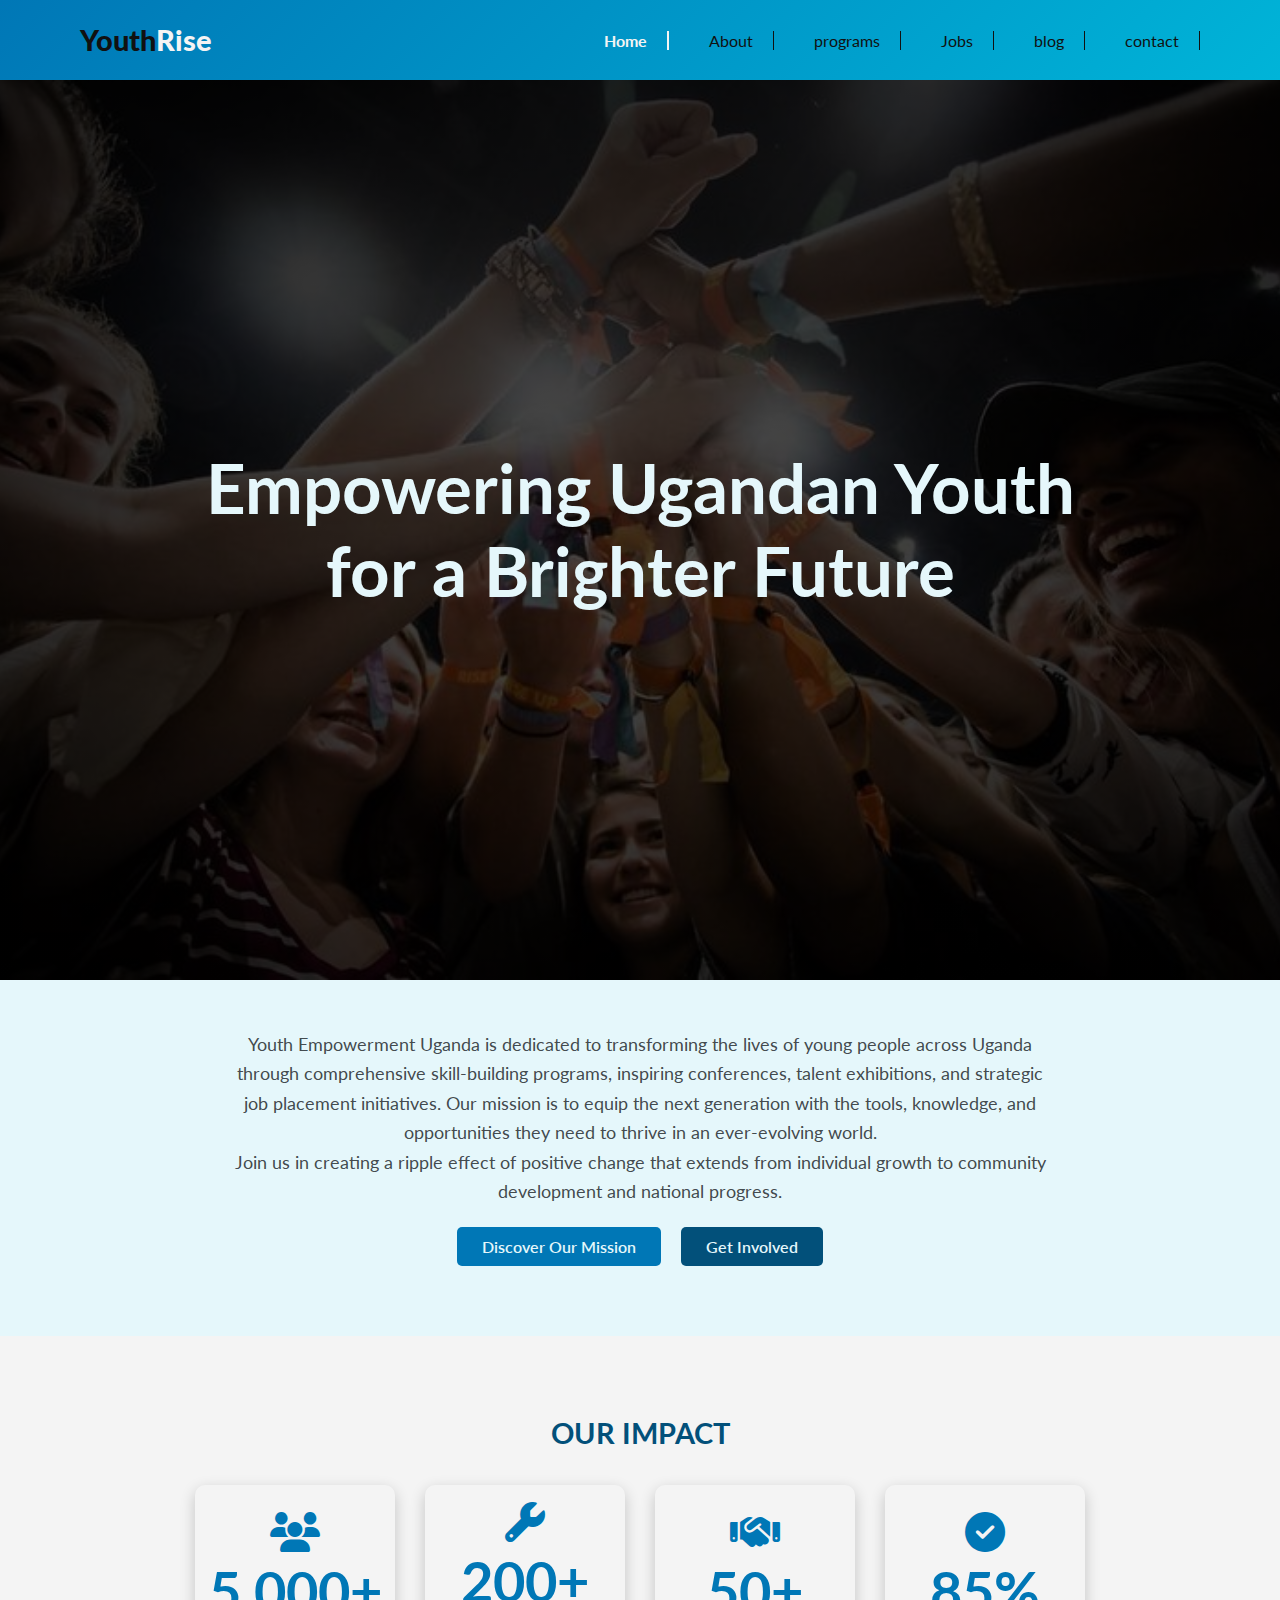
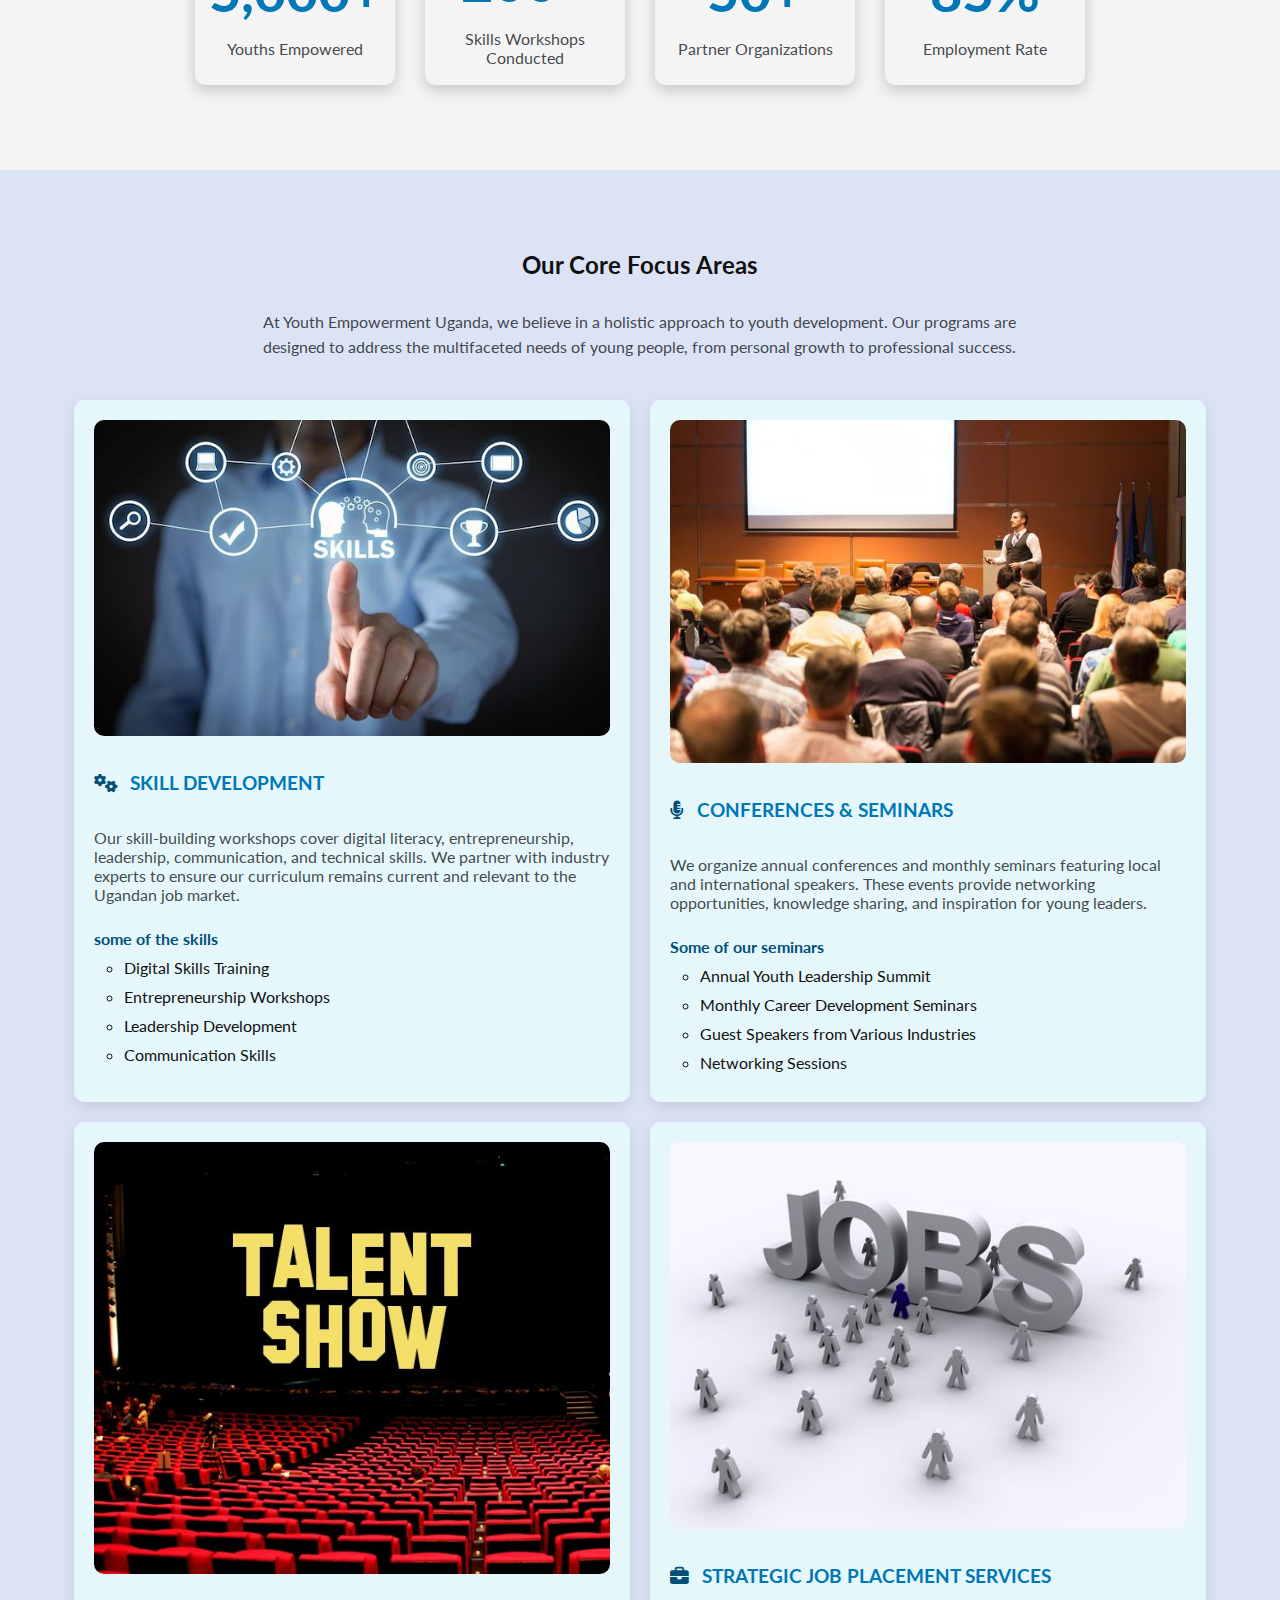
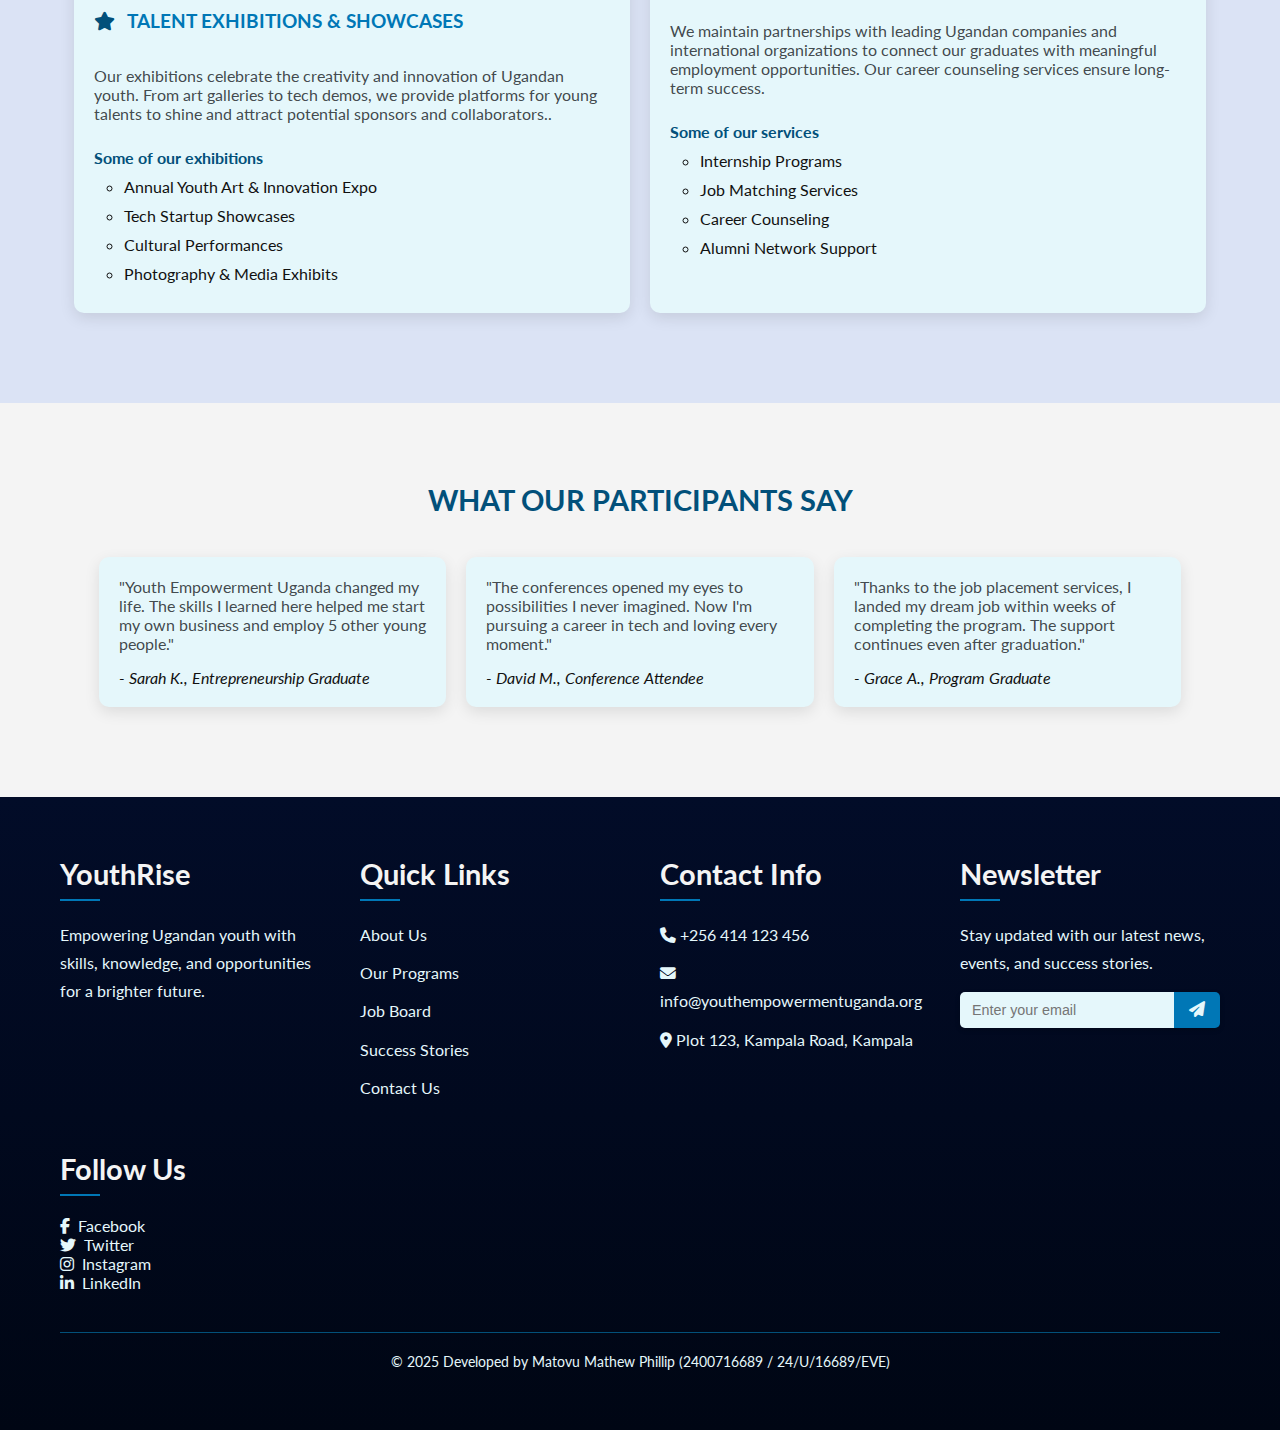
<file: index.html>
<!DOCTYPE html>
<html lang="en">
<head>
    <meta charset="UTF-8">
    <meta name="viewport" content="width=device-width, initial-scale=1.0">
    <link rel="preconnect" href="https://fonts.googleapis.com">
    <link rel="preconnect" href="https://fonts.gstatic.com" crossorigin>
    <link href="https://fonts.googleapis.com/css2?family=Lato:ital,wght@0,100;0,300;0,400;0,700;0,900;1,100;1,300;1,400;1,700;1,900&display=swap" rel="stylesheet">
    <link rel="stylesheet" href="https://cdnjs.cloudflare.com/ajax/libs/font-awesome/6.5.2/css/all.min.css" />
    <link rel="stylesheet" href="style.css">
    <title>Youth Arise - Home</title>
</head>
<body>
    <header>
        <div class="header-container">
            <div class="logo">
                <h1>Youth<span class="span">Rise</span></h1>
            </div>
            <nav>
                <div class="nav-toggle">
                    <div class="bar top"></div>
                    <div class="bar middle"></div>
                    <div class="bar bottom"></div>
                </div>
                <ul class="nav-menu">
                    <li><a href="index.html" class="active">Home</a></li>
                    <li><a href="about.html">About</a></li>
                    <li><a href="programs.html">programs</a></li>
                    <li><a href="jobs.html">Jobs</a></li>
                    <li><a href="blogg.html">blog</a></li>
                    <li><a href="contact.html">contact</a></li>
                </ul>
            </nav>
        </div>
    </header>
    <main>
        <section class="hero">
            <div class="hero-content">
                <h1 class="hero-heading">Empowering Ugandan Youth for a Brighter Future</h1>
            </div>
        </section>
        <section class="hero-bottom">
                <p>Youth Empowerment Uganda is dedicated to transforming the lives of young people across Uganda through comprehensive skill-building programs, inspiring conferences, talent exhibitions, and strategic job placement initiatives. Our mission is to equip the next generation with the tools, knowledge, and opportunities they need to thrive in an ever-evolving world.</p>
                <p>Join us in creating a ripple effect of positive change that extends from individual growth to community development and national progress.</p>
              <div class="buttons">
                  <a href="about.html" class="btn discover">Discover Our Mission</a>
                <a href="contact.html" class="btn involved">Get Involved</a>
              </div>
        </section>
        <section class="impact-evaluation">
            <div class="impact-evaluation-container">   
                <h2>Our Impact</h2>
                <div class="stats">
                <div class="stat">
                    <h3><i class="fas fa-users"></i> 5,000+</h3>
                    <p>Youths Empowered</p>
                </div>
                <div class="stat">
                    <h3><i class="fas fa-wrench"></i> 200+</h3>
                    <p>Skills Workshops Conducted</p>
                </div>
                <div class="stat">
                    <h3><i class="fas fa-handshake"></i> 50+</h3>
                    <p>Partner Organizations</p>
                </div>
                <div class="stat">
                    <h3><i class="fas fa-check-circle"></i> 85%</h3>
                    <p>Employment Rate</p>
                </div>
            </div>
            </div>
        </section>
        <section class="features">
            <div class="features-container">
                <h2>Our Core Focus Areas</h2>
                <p class="p">At Youth Empowerment Uganda, we believe in a holistic approach to youth development. Our programs are designed to address the multifaceted needs of young people, from personal growth to professional success.</p>
                <div class="feature-grid">
                    <div class="feature">
                        <div class="feature-img">
                            <img src="images/skills.jpg" alt="">
                        </div> 
                        <h3><i class="fas fa-cogs"></i> Skill Development</h3>
                          <p>Our skill-building workshops cover digital literacy, entrepreneurship, leadership, communication, and technical skills. We partner with industry experts to ensure our curriculum remains current and relevant to the Ugandan job market.</p>
                           <ul>
                            <h4>some of the skills</h4>
                            <li>Digital Skills Training</li>
                            <li>Entrepreneurship Workshops</li>
                            <li>Leadership Development</li>
                            <li>Communication Skills</li>
                        </ul>
                    </div>
                     <div class="feature">
                        <div class="feature-img">
                            <img src="images/conference.jpg" alt="Conference">
                        </div> 
                        <h3><i class="fas fa-microphone-alt"></i> Conferences & Seminars</h3>
                          <p>We organize annual conferences and monthly seminars featuring local and international speakers. These events provide networking opportunities, knowledge sharing, and inspiration for young leaders.</p>
                        <ul>
                            <h4>Some of our seminars</h4>
                            <li>Annual Youth Leadership Summit</li>
                            <li>Monthly Career Development Seminars</li>
                            <li>Guest Speakers from Various Industries</li>
                            <li>Networking Sessions</li>
                        </ul>
                    </div>
                     <div class="feature">
                        <div class="feature-img">
                            <img src="images/talents.jpg" alt="talents">
                        </div> 
                        <h3><i class="fas fa-star"></i> Talent Exhibitions & Showcases</h3>
                          <p>Our exhibitions celebrate the creativity and innovation of Ugandan youth. From art galleries to tech demos, we provide platforms for young talents to shine and attract potential sponsors and collaborators..</p>
                        <ul>
                            <h4>Some of our exhibitions</h4>
                            <li>Annual Youth Art & Innovation Expo</li>
                            <li>Tech Startup Showcases</li>
                            <li>Cultural Performances</li>
                            <li>Photography & Media Exhibits</li>
                        </ul>
                    </div>
                     <div class="feature">
                        <div class="feature-img">
                            <img src="images/job.jpg" alt="job">
                        </div> 
                        <h3><i class="fas fa-briefcase"></i> Strategic Job Placement Services</h3>
                          <p>We maintain partnerships with leading Ugandan companies and international organizations to connect our graduates with meaningful employment opportunities. Our career counseling services ensure long-term success.</p>
                        <ul>
                            <h4>Some of our services</h4>
                            <li>Internship Programs</li>
                            <li>Job Matching Services</li>
                            <li>Career Counseling</li>
                            <li>Alumni Network Support</li>
                        </ul>
                    </div>
                </div>
            </div>
        </section>
         <section class="testimonials">
            <h2>What Our Participants Say</h2>
            <div class="testimonial-grid">
                <div class="testimonial">
                    <p>"Youth Empowerment Uganda changed my life. The skills I learned here helped me start my own business and employ 5 other young people."</p>
                    <cite>- Sarah K., Entrepreneurship Graduate</cite>
                </div>
                <div class="testimonial">
                    <p>"The conferences opened my eyes to possibilities I never imagined. Now I'm pursuing a career in tech and loving every moment."</p>
                    <cite>- David M., Conference Attendee</cite>
                </div>
                <div class="testimonial">
                    <p>"Thanks to the job placement services, I landed my dream job within weeks of completing the program. The support continues even after graduation."</p>
                    <cite>- Grace A., Program Graduate</cite>
                </div>
            </div>
        </section>
    </main>
    <footer>
        <div class="footer-container">
            <div class="footer-top">
                <div class="footer-column">
                    <h4>Youth<span class="span">Rise</span></h4>
                    <p>Empowering Ugandan youth with skills, knowledge, and opportunities for a brighter future.</p>
                </div>
                <div class="footer-column">
                    <h4>Quick Links</h4>
                    <ul>
                        <li><a href="about.html">About Us</a></li>
                        <li><a href="programs.html">Our Programs</a></li>
                        <li><a href="jobs.html">Job Board</a></li>
                        <li><a href="blogg.html">Success Stories</a></li>
                        <li><a href="contact.html">Contact Us</a></li>
                    </ul>
                </div>
                <div class="footer-column">
                    <h4>Contact Info</h4>
                    <ul>
                        <li><i class="fas fa-phone"></i> +256 414 123 456</li>
                        <li><i class="fas fa-envelope"></i> info@youthempowermentuganda.org</li>
                        <li><i class="fas fa-map-marker-alt"></i> Plot 123, Kampala Road, Kampala</li>
                    </ul>
                </div>
                <div class="footer-column">
                    <h4>Newsletter</h4>
                    <p>Stay updated with our latest news, events, and success stories.</p>
                    <form class="footer-newsletter">
                        <input type="email" placeholder="Enter your email" required>
                        <button type="submit" aria-label="Subscribe"><i class="fas fa-paper-plane"></i></button>
                    </form>
                </div>
                <div class="footer-column">
                    <h4>Follow Us</h4>
                    <div class="social-media">
                        <a href="#" aria-label="Facebook"><i class="fab fa-facebook-f"></i> Facebook</a>
                        <a href="#" aria-label="Twitter"><i class="fab fa-twitter"></i> Twitter</a>
                        <a href="#" aria-label="Instagram"><i class="fab fa-instagram"></i> Instagram</a>
                        <a href="#" aria-label="LinkedIn"><i class="fab fa-linkedin-in"></i> LinkedIn</a>
                    </div>
                </div>
            </div>
            <div class="footer-bottom">
                <p>&copy; 2025 Developed by Matovu Mathew Phillip (2400716689 / 24/U/16689/EVE)</p>
            </div>
        </div>
    </footer>
     <script src="script.js"></script>
</body>
</html>
</file>
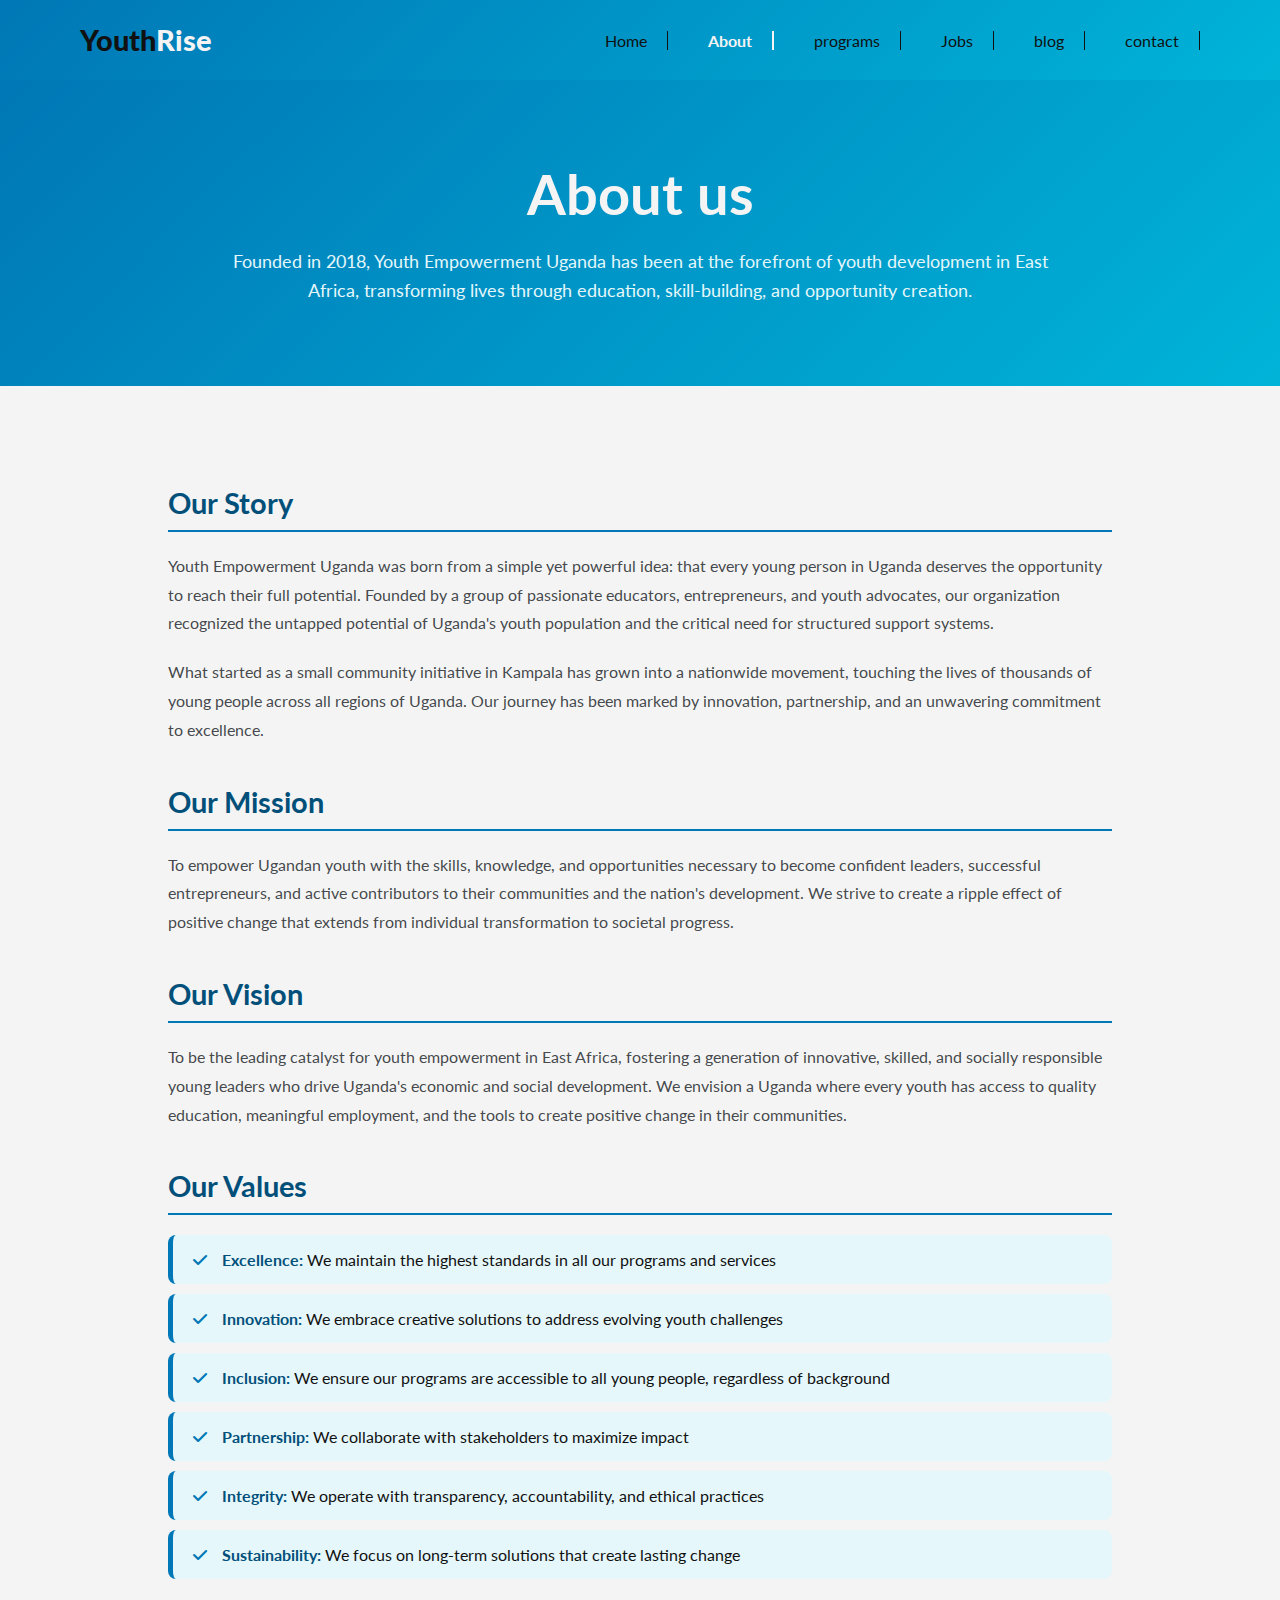
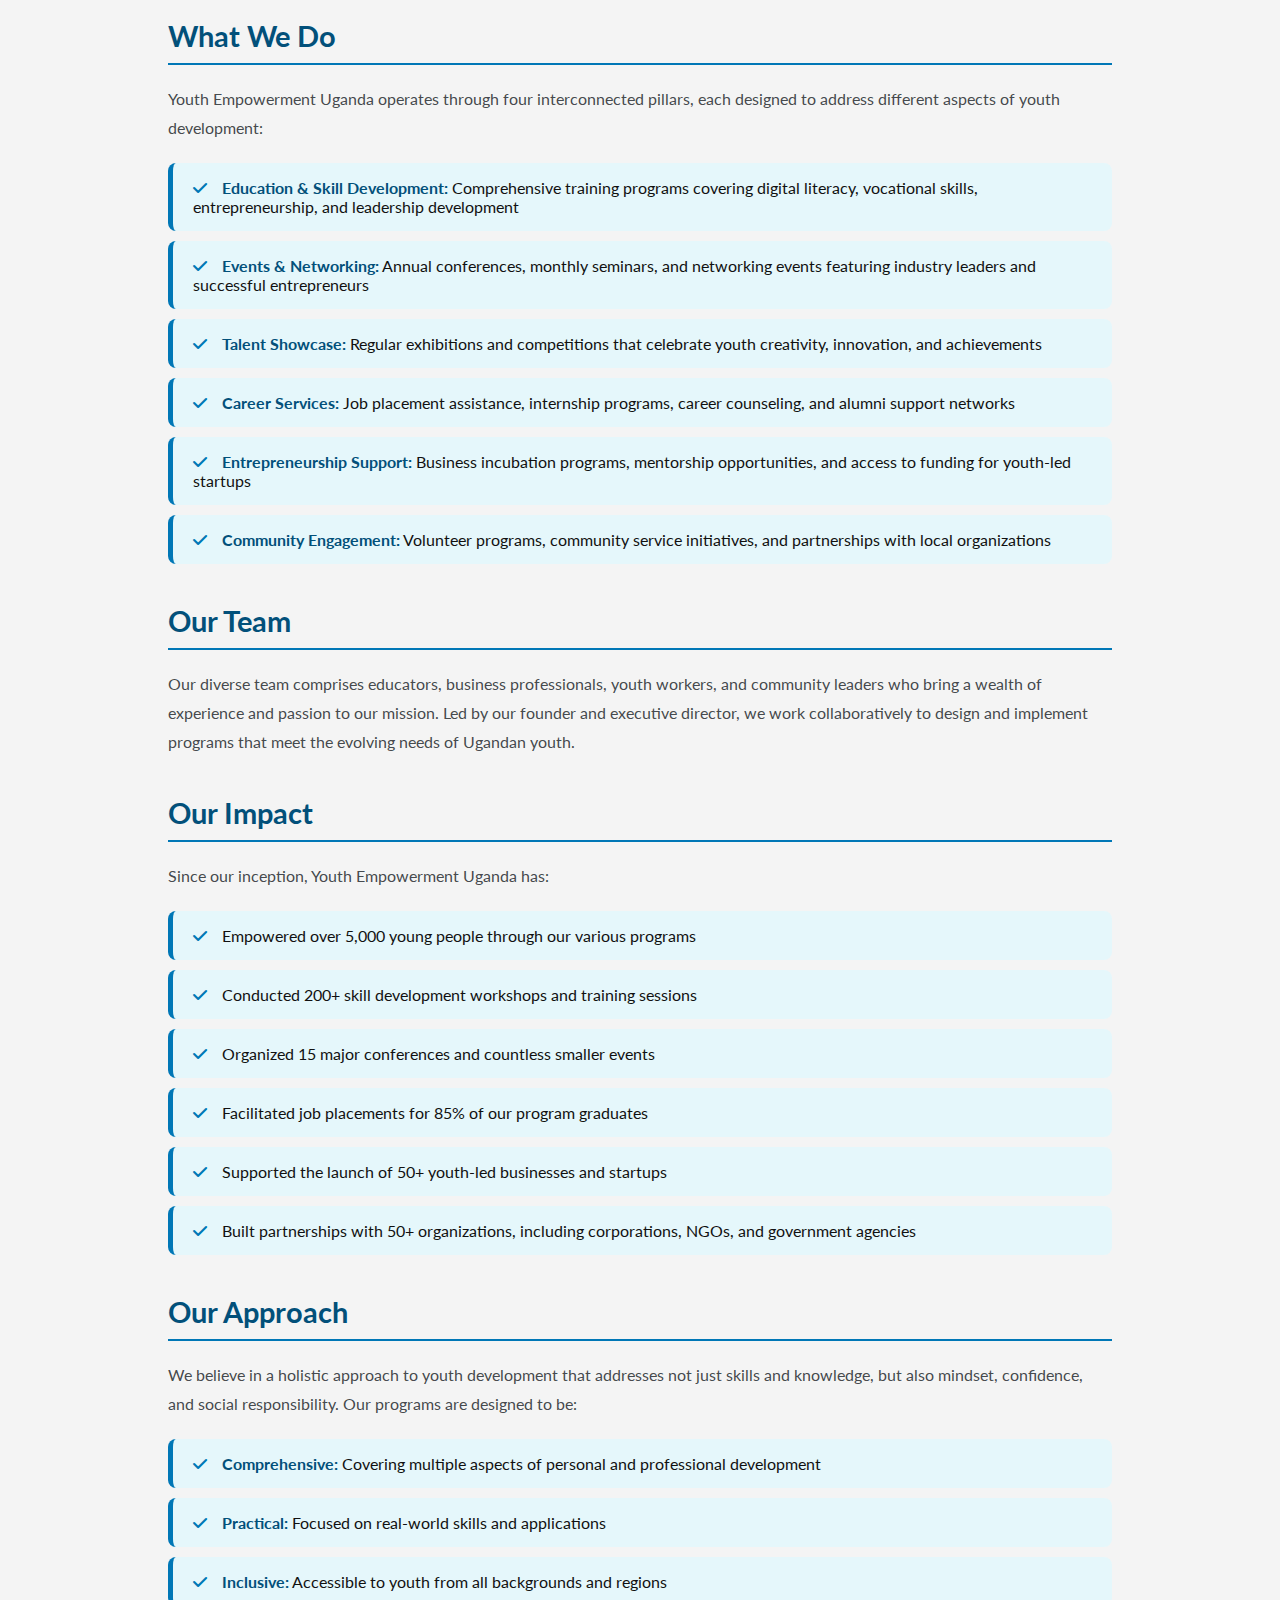
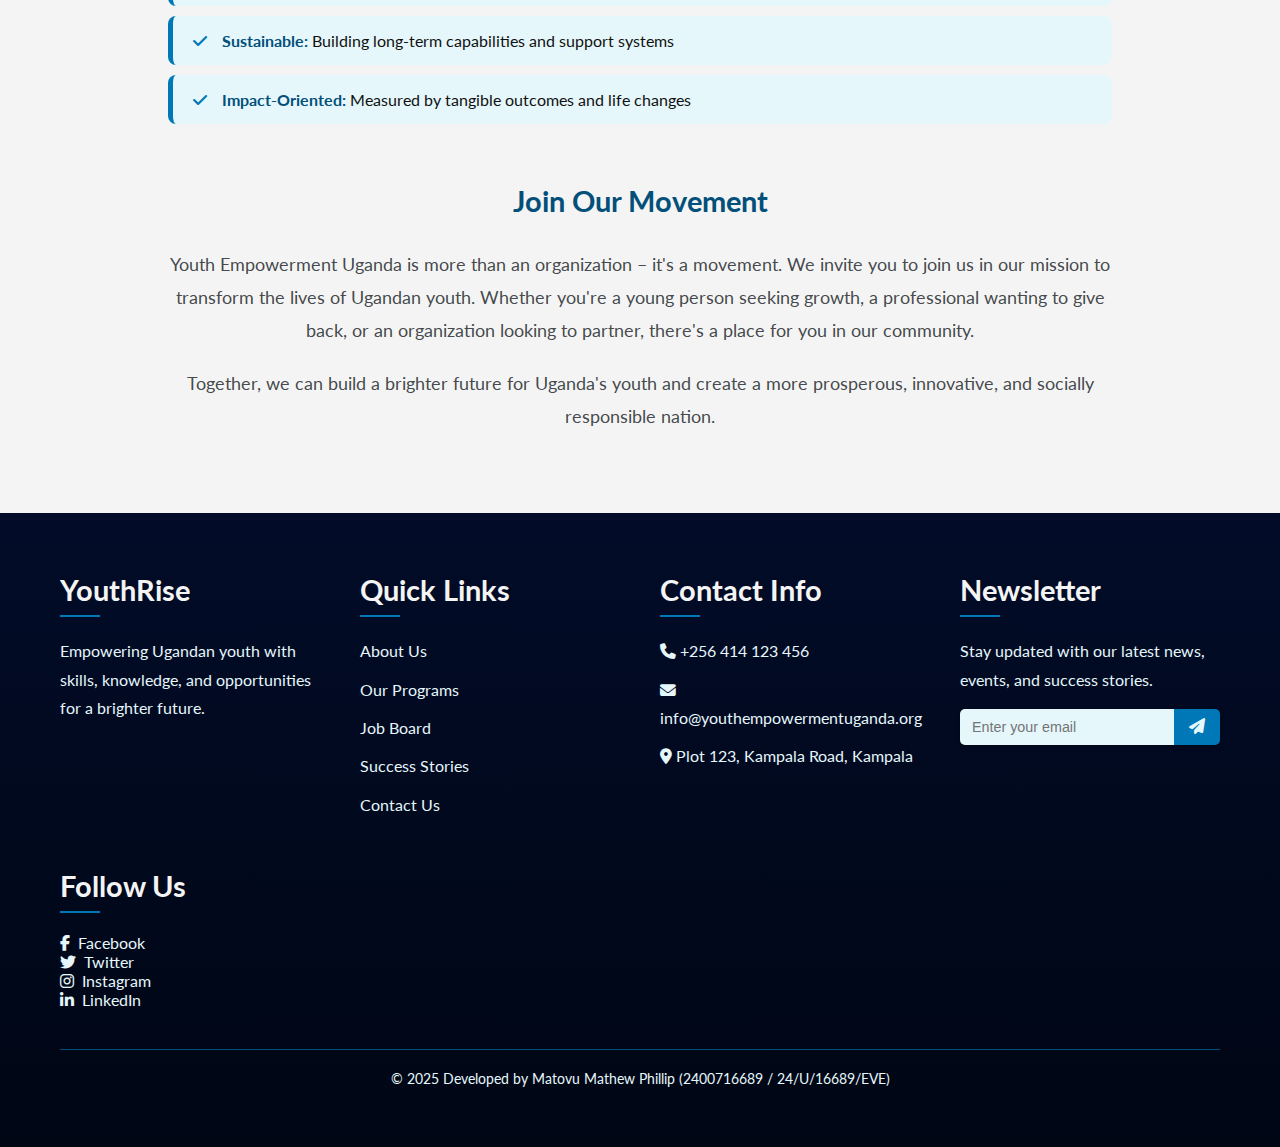
<file: about.html>
<!DOCTYPE html>
<html lang="en">
<head>
    <meta charset="UTF-8">
    <meta name="viewport" content="width=device-width, initial-scale=1.0">
    <title>Youth Arise - About</title>
    <link rel="preconnect" href="https://fonts.googleapis.com">
    <link rel="preconnect" href="https://fonts.gstatic.com" crossorigin>
    <link href="https://fonts.googleapis.com/css2?family=Lato:ital,wght@0,100;0,300;0,400;0,700;0,900;1,100;1,300;1,400;1,700;1,900&display=swap" rel="stylesheet">
    <link rel="stylesheet" href="https://cdnjs.cloudflare.com/ajax/libs/font-awesome/6.5.2/css/all.min.css" />
    <script src="script.js"></script>
    <link rel="stylesheet" href="style.css">
</head>
<body>
     <header>
        <div class="header-container">
            <div class="logo">
                <h1>Youth<span class="span">Rise</span></h1>
            </div>
            <nav>
                <div class="nav-toggle">
                    <div class="bar top"></div>
                    <div class="bar middle"></div>
                    <div class="bar bottom"></div>
                </div>
                <ul class="nav-menu">
                    <li><a href="index.html">Home</a></li>
                    <li><a href="about.html" class="active">About</a></li>
                    <li><a href="programs.html">programs</a></li>
                    <li><a href="jobs.html">Jobs</a></li>
                    <li><a href="blogg.html">blog</a></li>
                    <li><a href="contact.html">contact</a></li>
                </ul>
            </nav>
        </div>
    </header>
    <main>
        <section class="about-hero">
            <h2>About us</h2>
             <p>Founded in 2018, Youth Empowerment Uganda has been at the forefront of youth development in East Africa, transforming lives through education, skill-building, and opportunity creation.</p>
        </section>
          <section class="about-content">
            <h3>Our Story</h3>
            <p>Youth Empowerment Uganda was born from a simple yet powerful idea: that every young person in Uganda deserves the opportunity to reach their full potential. Founded by a group of passionate educators, entrepreneurs, and youth advocates, our organization recognized the untapped potential of Uganda's youth population and the critical need for structured support systems.</p>
            <p>What started as a small community initiative in Kampala has grown into a nationwide movement, touching the lives of thousands of young people across all regions of Uganda. Our journey has been marked by innovation, partnership, and an unwavering commitment to excellence.</p>

            <h3>Our Mission</h3>
            <p>To empower Ugandan youth with the skills, knowledge, and opportunities necessary to become confident leaders, successful entrepreneurs, and active contributors to their communities and the nation's development. We strive to create a ripple effect of positive change that extends from individual transformation to societal progress.</p>

            <h3>Our Vision</h3>
            <p>To be the leading catalyst for youth empowerment in East Africa, fostering a generation of innovative, skilled, and socially responsible young leaders who drive Uganda's economic and social development. We envision a Uganda where every youth has access to quality education, meaningful employment, and the tools to create positive change in their communities.</p>

            <h3>Our Values</h3>
            <ul>
                <li><strong>Excellence:</strong> We maintain the highest standards in all our programs and services</li>
                <li><strong>Innovation:</strong> We embrace creative solutions to address evolving youth challenges</li>
                <li><strong>Inclusion:</strong> We ensure our programs are accessible to all young people, regardless of background</li>
                <li><strong>Partnership:</strong> We collaborate with stakeholders to maximize impact</li>
                <li><strong>Integrity:</strong> We operate with transparency, accountability, and ethical practices</li>
                <li><strong>Sustainability:</strong> We focus on long-term solutions that create lasting change</li>
            </ul>

            <h3>What We Do</h3>
            <p>Youth Empowerment Uganda operates through four interconnected pillars, each designed to address different aspects of youth development:</p>
            <ul>
                <li><strong>Education & Skill Development:</strong> Comprehensive training programs covering digital literacy, vocational skills, entrepreneurship, and leadership development</li>
                <li><strong>Events & Networking:</strong> Annual conferences, monthly seminars, and networking events featuring industry leaders and successful entrepreneurs</li>
                <li><strong>Talent Showcase:</strong> Regular exhibitions and competitions that celebrate youth creativity, innovation, and achievements</li>
                <li><strong>Career Services:</strong> Job placement assistance, internship programs, career counseling, and alumni support networks</li>
                <li><strong>Entrepreneurship Support:</strong> Business incubation programs, mentorship opportunities, and access to funding for youth-led startups</li>
                <li><strong>Community Engagement:</strong> Volunteer programs, community service initiatives, and partnerships with local organizations</li>
            </ul>

            <h3>Our Team</h3>
            <p>Our diverse team comprises educators, business professionals, youth workers, and community leaders who bring a wealth of experience and passion to our mission. Led by our founder and executive director, we work collaboratively to design and implement programs that meet the evolving needs of Ugandan youth.</p>

            <h3>Our Impact</h3>
            <p>Since our inception, Youth Empowerment Uganda has:</p>
            <ul>
                <li>Empowered over 5,000 young people through our various programs</li>
                <li>Conducted 200+ skill development workshops and training sessions</li>
                <li>Organized 15 major conferences and countless smaller events</li>
                <li>Facilitated job placements for 85% of our program graduates</li>
                <li>Supported the launch of 50+ youth-led businesses and startups</li>
                <li>Built partnerships with 50+ organizations, including corporations, NGOs, and government agencies</li>
            </ul>

            <h3>Our Approach</h3>
            <p>We believe in a holistic approach to youth development that addresses not just skills and knowledge, but also mindset, confidence, and social responsibility. Our programs are designed to be:</p>
            <ul>
                <li><strong>Comprehensive:</strong> Covering multiple aspects of personal and professional development</li>
                <li><strong>Practical:</strong> Focused on real-world skills and applications</li>
                <li><strong>Inclusive:</strong> Accessible to youth from all backgrounds and regions</li>
                <li><strong>Sustainable:</strong> Building long-term capabilities and support systems</li>
                <li><strong>Impact-Oriented:</strong> Measured by tangible outcomes and life changes</li>
            </ul>

            <h3>Join Our Movement</h3>
            <p>Youth Empowerment Uganda is more than an organization – it's a movement. We invite you to join us in our mission to transform the lives of Ugandan youth. Whether you're a young person seeking growth, a professional wanting to give back, or an organization looking to partner, there's a place for you in our community.</p>
            <p>Together, we can build a brighter future for Uganda's youth and create a more prosperous, innovative, and socially responsible nation.</p>
        </section>
    </main>
    <footer>
        <div class="footer-container">
            <div class="footer-top">
                <div class="footer-column">
                    <h4>Youth<span class="span">Rise</span></h4>
                    <p>Empowering Ugandan youth with skills, knowledge, and opportunities for a brighter future.</p>
                </div>
                <div class="footer-column">
                    <h4>Quick Links</h4>
                    <ul>
                        <li><a href="about.html">About Us</a></li>
                        <li><a href="programs.html">Our Programs</a></li>
                        <li><a href="jobs.html">Job Board</a></li>
                        <li><a href="blogg.html">Success Stories</a></li>
                        <li><a href="contact.html">Contact Us</a></li>
                    </ul>
                </div>
                <div class="footer-column">
                    <h4>Contact Info</h4>
                    <ul>
                        <li><i class="fas fa-phone"></i> +256 414 123 456</li>
                        <li><i class="fas fa-envelope"></i> info@youthempowermentuganda.org</li>
                        <li><i class="fas fa-map-marker-alt"></i> Plot 123, Kampala Road, Kampala</li>
                    </ul>
                </div>
                <div class="footer-column">
                    <h4>Newsletter</h4>
                    <p>Stay updated with our latest news, events, and success stories.</p>
                    <form class="footer-newsletter">
                        <input type="email" placeholder="Enter your email" required>
                        <button type="submit" aria-label="Subscribe"><i class="fas fa-paper-plane"></i></button>
                    </form>
                </div>
                <div class="footer-column">
                    <h4>Follow Us</h4>
                    <div class="social-media">
                        <a href="#" aria-label="Facebook"><i class="fab fa-facebook-f"></i> Facebook</a>
                        <a href="#" aria-label="Twitter"><i class="fab fa-twitter"></i> Twitter</a>
                        <a href="#" aria-label="Instagram"><i class="fab fa-instagram"></i> Instagram</a>
                        <a href="#" aria-label="LinkedIn"><i class="fab fa-linkedin-in"></i> LinkedIn</a>
                    </div>
                </div>
            </div>
            <div class="footer-bottom">
                <p>&copy; 2025 Developed by Matovu Mathew Phillip (2400716689 / 24/U/16689/EVE)</p>
            </div>
        </div>
    </footer>
</body>
</html>
</file>
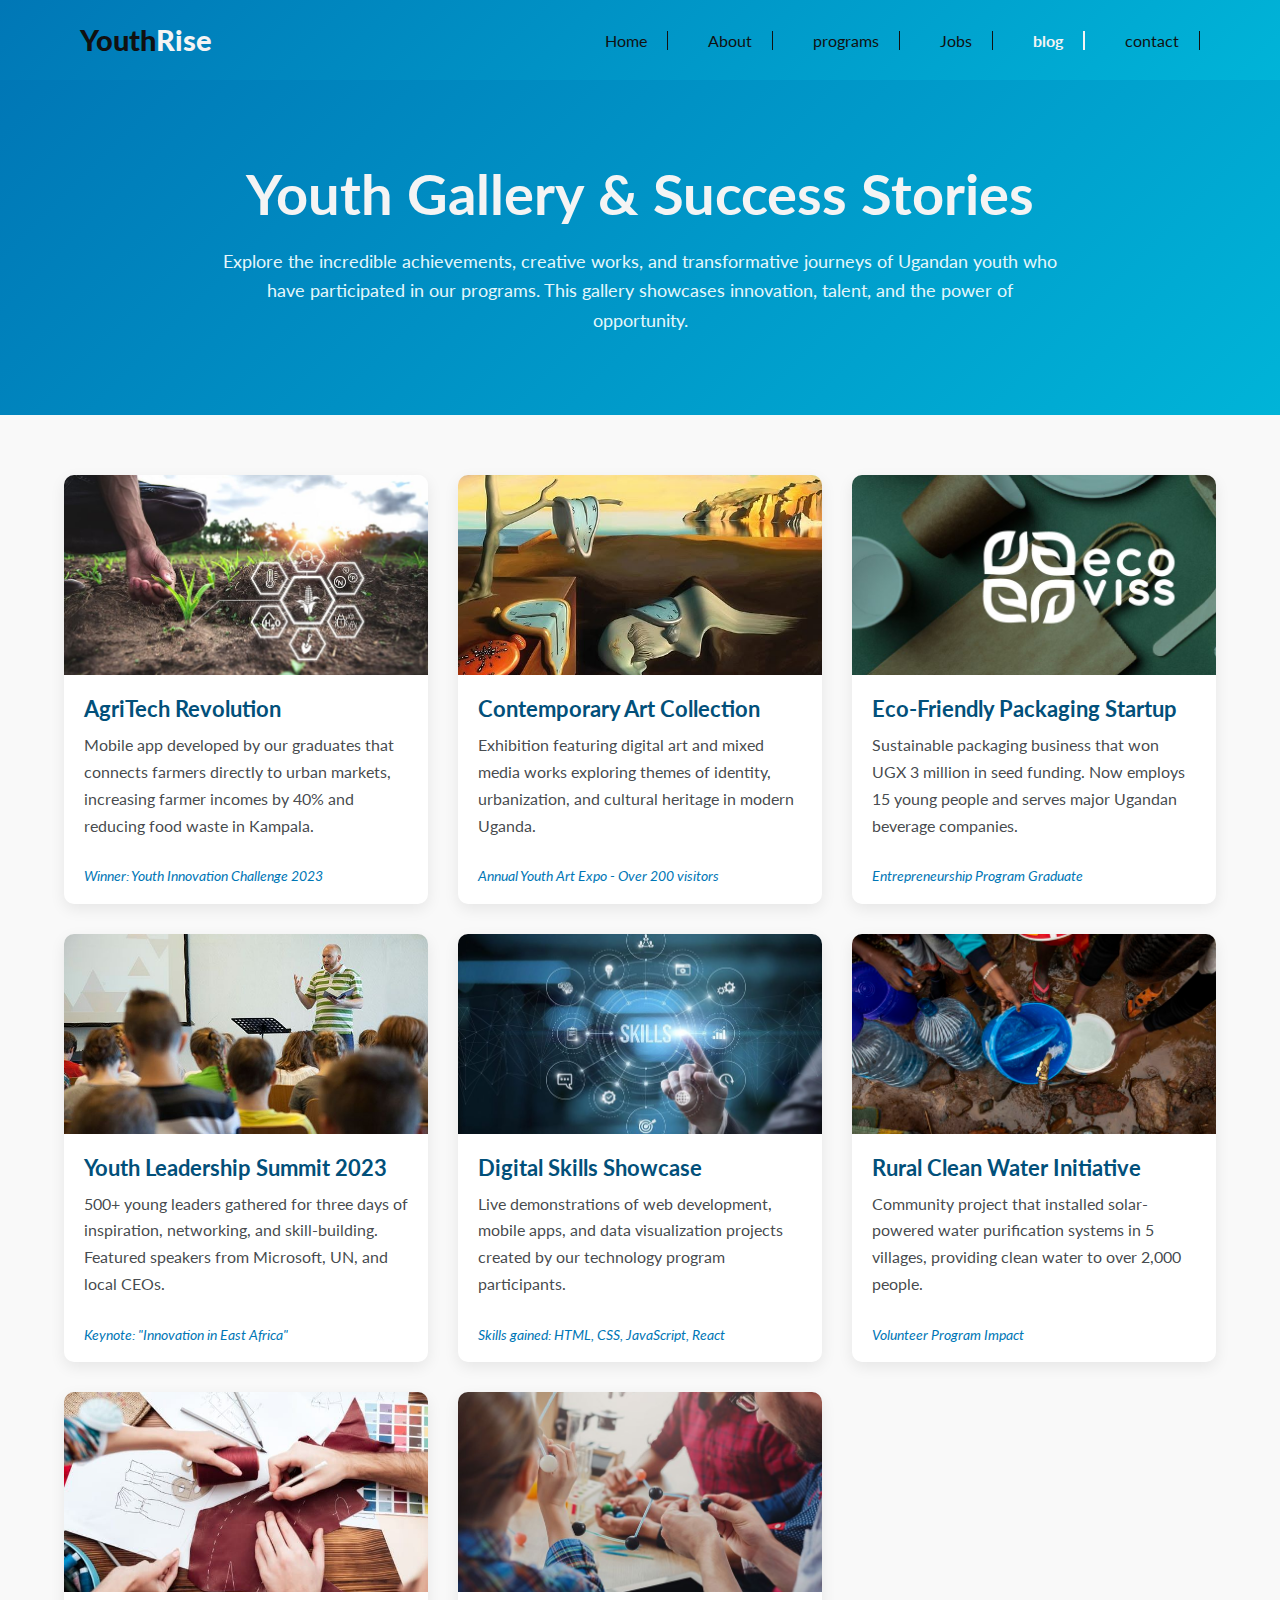
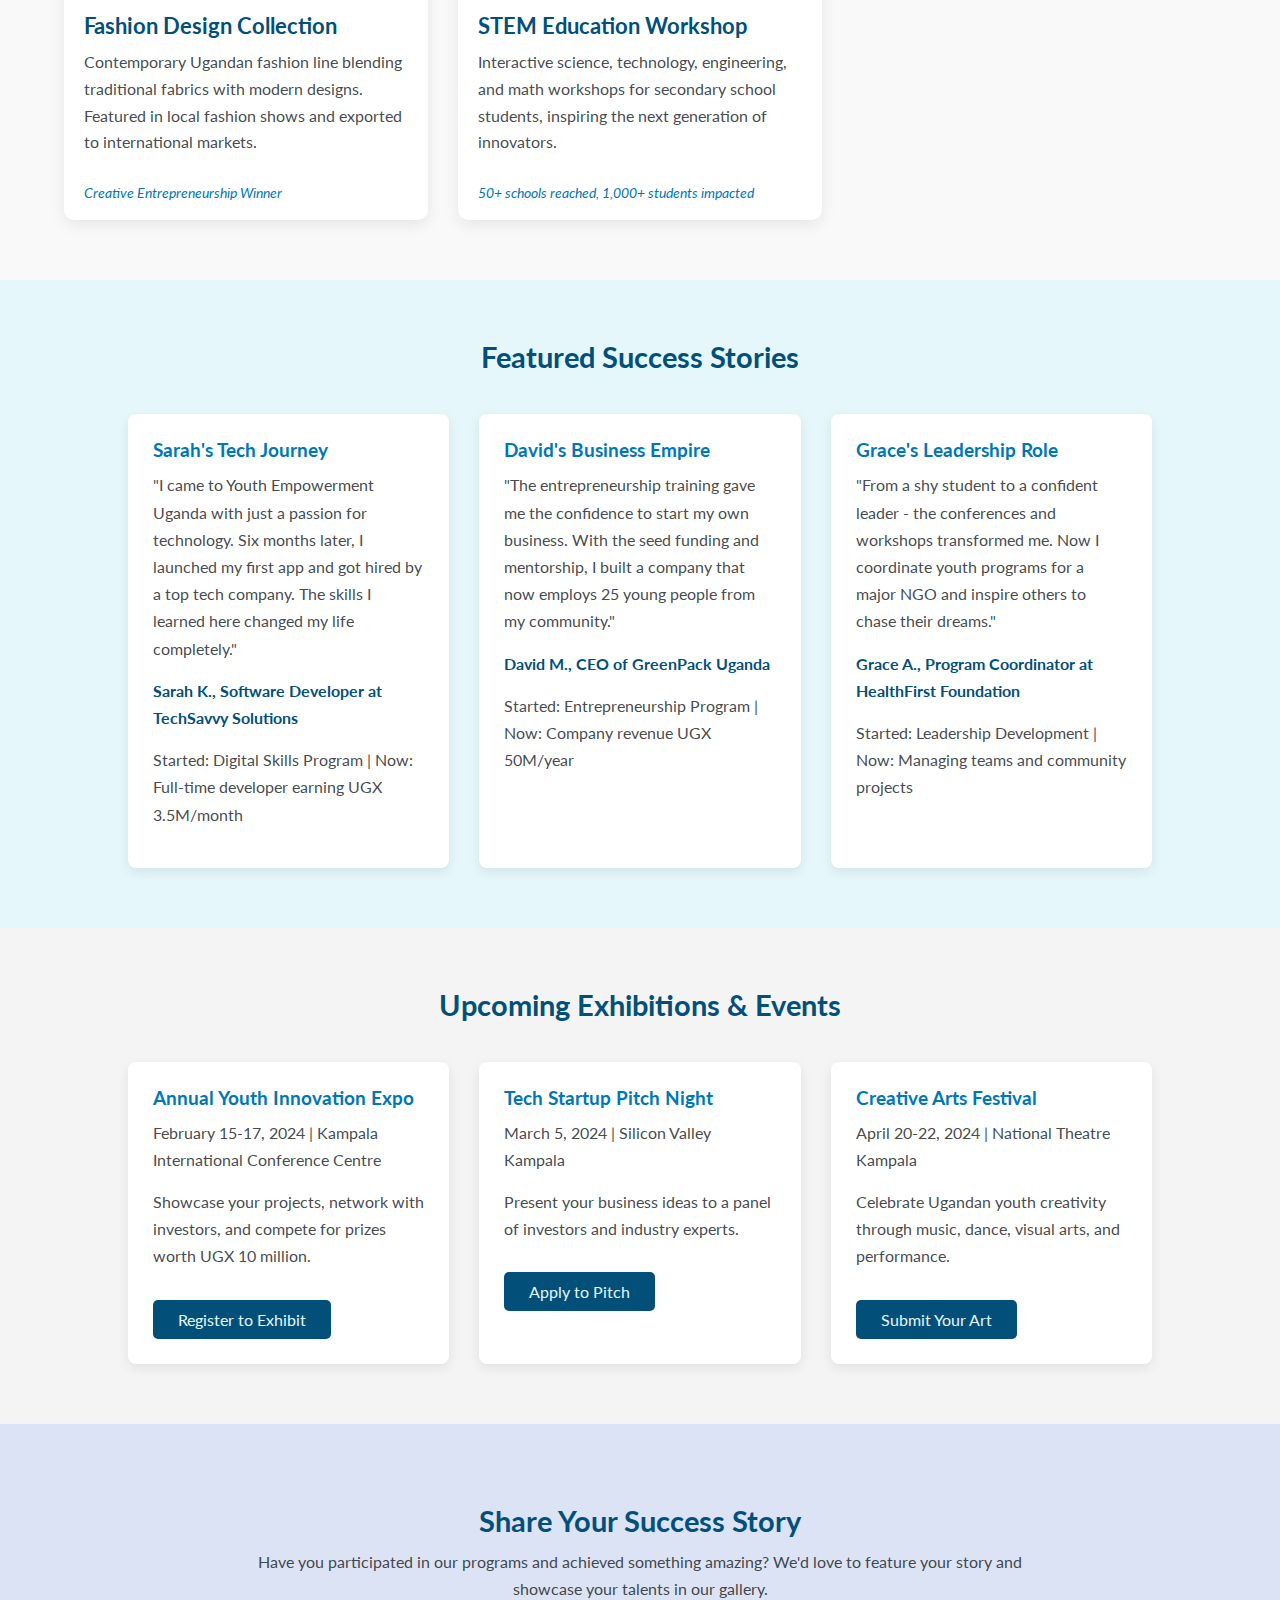
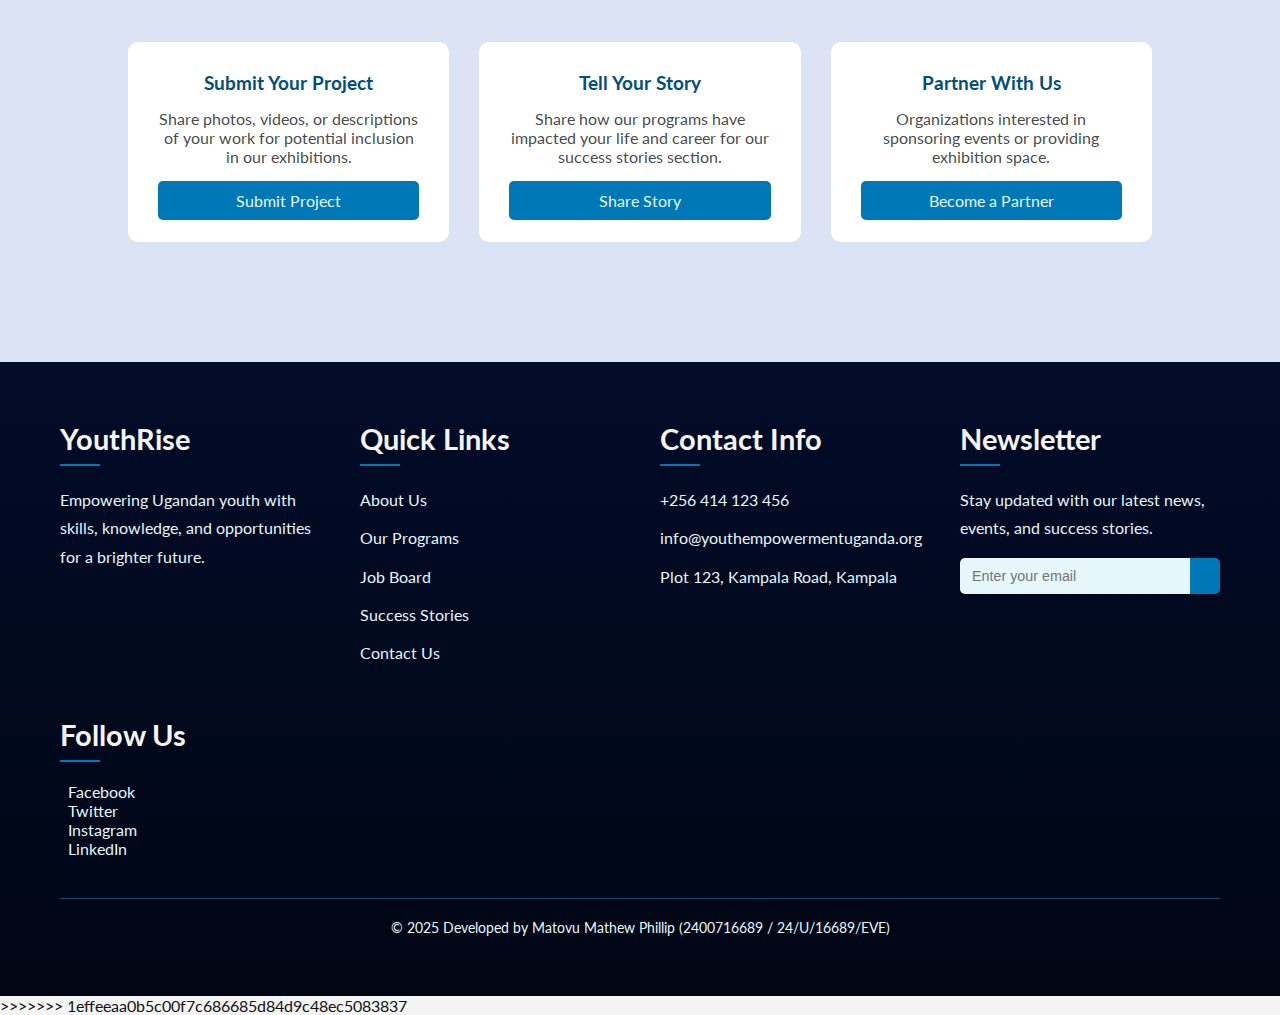
<file: blogg.html>
<!DOCTYPE html>
<html lang="en">
<head>
    <meta charset="UTF-8">
    <meta name="viewport" content="width=device-width, initial-scale=1.0">
    <title>Youth Arise - blogg</title>
    <link rel="preconnect" href="https://fonts.googleapis.com">
<link rel="preconnect" href="https://fonts.gstatic.com" crossorigin>
<link href="https://fonts.googleapis.com/css2?family=Lato:ital,wght@0,100;0,300;0,400;0,700;0,900;1,100;1,300;1,400;1,700;1,900&display=swap" rel="stylesheet">
<link rel="stylesheet" href="style.css">
     <script src="script.js"></script>
</head>
<body>
     <header>
        <div class="header-container">
            <div class="logo">
                <h1>Youth<span class="span">Rise</span></h1>
            </div>
            <nav>
                <div class="nav-toggle">
                    <div class="bar top"></div>
                    <div class="bar middle"></div>
                    <div class="bar bottom"></div>
                </div>
                <ul class="nav-menu">
                    <li><a href="index.html">Home</a></li>
                    <li><a href="about.html">About</a></li>
                    <li><a href="programs.html" >programs</a></li>
                    <li><a href="jobs.html">Jobs</a></li>
                    <li><a href="blogg.html" class="active">blog</a></li>
                    <li><a href="contact.html">contact</a></li>
                </ul>
            </nav>
        </div>
    </header>
      <main>
        <section class="gallery-hero">
            <h2>Youth Gallery & Success Stories</h2>
            <p>Explore the incredible achievements, creative works, and transformative journeys of Ugandan youth who have participated in our programs. This gallery showcases innovation, talent, and the power of opportunity.</p>
        </section>
        <section class="gallery-grid">
            <div class="gallery-item">
                <div class="gallery-image">
                    <img src="images/agritech.jpg" alt="">
                </div>
                <h3>AgriTech Revolution</h3>
                <p>Mobile app developed by our graduates that connects farmers directly to urban markets, increasing farmer incomes by 40% and reducing food waste in Kampala.</p>
                <p><em>Winner: Youth Innovation Challenge 2023</em></p>
            </div>
            <div class="gallery-item">
                <div class="gallery-image">
                    <img src="images/art.jpg" alt="">
                </div>
                <h3>Contemporary Art Collection</h3>
                <p>Exhibition featuring digital art and mixed media works exploring themes of identity, urbanization, and cultural heritage in modern Uganda.</p>
                <p><em>Annual Youth Art Expo - Over 200 visitors</em></p>
            </div>
            <div class="gallery-item">
                <div class="gallery-image">
                    <img src="images/ecopackaging.jpg" alt="">
                </div>
                <h3>Eco-Friendly Packaging Startup</h3>
                <p>Sustainable packaging business that won UGX 3 million in seed funding. Now employs 15 young people and serves major Ugandan beverage companies.</p>
                <p><em>Entrepreneurship Program Graduate</em></p>
            </div>
            <div class="gallery-item">
                <div class="gallery-image">
                    <img src="images/youthl.jpg" alt="">
                </div>
                <h3>Youth Leadership Summit 2023</h3>
                <p>500+ young leaders gathered for three days of inspiration, networking, and skill-building. Featured speakers from Microsoft, UN, and local CEOs.</p>
                <p><em>Keynote: "Innovation in East Africa"</em></p>
            </div>
            <div class="gallery-item">
                <div class="gallery-image">
                    <img src="images/digital.jpg" alt="">
                </div>
                <h3>Digital Skills Showcase</h3>
                <p>Live demonstrations of web development, mobile apps, and data visualization projects created by our technology program participants.</p>
                <p><em>Skills gained: HTML, CSS, JavaScript, React</em></p>
            </div>
            <div class="gallery-item">
                <div class="gallery-image">
                    <img src="images/water.jpg" alt="">
                </div>
                <h3>Rural Clean Water Initiative</h3>
                <p>Community project that installed solar-powered water purification systems in 5 villages, providing clean water to over 2,000 people.</p>
                <p><em>Volunteer Program Impact</em></p>
            </div>
            <div class="gallery-item">
                <div class="gallery-image">
                    <img src="images/fashion.jpg" alt="">
                </div>
                <h3>Fashion Design Collection</h3>
                <p>Contemporary Ugandan fashion line blending traditional fabrics with modern designs. Featured in local fashion shows and exported to international markets.</p>
                <p><em>Creative Entrepreneurship Winner</em></p>
            </div>
            <div class="gallery-item">
                <div class="gallery-image">
                    <img src="images/stem.jpg" alt="">
                </div>
                <h3>STEM Education Workshop</h3>
                <p>Interactive science, technology, engineering, and math workshops for secondary school students, inspiring the next generation of innovators.</p>
                <p><em>50+ schools reached, 1,000+ students impacted</em></p>
            </div>
        </section>
        <section class="success-stories">
            <h2>Featured Success Stories</h2>
            <div class="story-grid">
                <div class="story">
                    <h3>Sarah's Tech Journey</h3>
                    <p>"I came to Youth Empowerment Uganda with just a passion for technology. Six months later, I launched my first app and got hired by a top tech company. The skills I learned here changed my life completely."</p>
                    <p><strong>Sarah K., Software Developer at TechSavvy Solutions</strong></p>
                    <p>Started: Digital Skills Program | Now: Full-time developer earning UGX 3.5M/month</p>
                </div>
                <div class="story">
                    <h3>David's Business Empire</h3>
                    <p>"The entrepreneurship training gave me the confidence to start my own business. With the seed funding and mentorship, I built a company that now employs 25 young people from my community."</p>
                    <p><strong>David M., CEO of GreenPack Uganda</strong></p>
                    <p>Started: Entrepreneurship Program | Now: Company revenue UGX 50M/year</p>
                </div>
                <div class="story">
                    <h3>Grace's Leadership Role</h3>
                    <p>"From a shy student to a confident leader - the conferences and workshops transformed me. Now I coordinate youth programs for a major NGO and inspire others to chase their dreams."</p>
                    <p><strong>Grace A., Program Coordinator at HealthFirst Foundation</strong></p>
                    <p>Started: Leadership Development | Now: Managing teams and community projects</p>
                </div>
            </div>
        </section>
        <section class="upcoming-events">
            <h2>Upcoming Exhibitions & Events</h2>
            <div class="event-grid">
                <div class="event">
                    <h3>Annual Youth Innovation Expo</h3>
                    <p>February 15-17, 2024 | Kampala International Conference Centre</p>
                    <p>Showcase your projects, network with investors, and compete for prizes worth UGX 10 million.</p>
                    <a href="contact.html" class="btn">Register to Exhibit</a>
                </div>
                <div class="event">
                    <h3>Tech Startup Pitch Night</h3>
                    <p>March 5, 2024 | Silicon Valley Kampala</p>
                    <p>Present your business ideas to a panel of investors and industry experts.</p>
                    <a href="contact.html" class="btn">Apply to Pitch</a>
                </div>
                <div class="event">
                    <h3>Creative Arts Festival</h3>
                    <p>April 20-22, 2024 | National Theatre Kampala</p>
                    <p>Celebrate Ugandan youth creativity through music, dance, visual arts, and performance.</p>
                    <a href="contact.html" class="btn">Submit Your Art</a>
                </div>
            </div>
        </section>
        <section class="gallery-cta">
            <h2>Share Your Success Story</h2>
            <p>Have you participated in our programs and achieved something amazing? We'd love to feature your story and showcase your talents in our gallery.</p>
            <div class="cta-options">
                <div class="cta-option">
                    <h3>Submit Your Project</h3>
                    <p>Share photos, videos, or descriptions of your work for potential inclusion in our exhibitions.</p>
                    <a href="contact.html" class="btn">Submit Project</a>
                </div>
                <div class="cta-option">
                    <h3>Tell Your Story</h3>
                    <p>Share how our programs have impacted your life and career for our success stories section.</p>
                    <a href="contact.html" class="btn">Share Story</a>
                </div>
                <div class="cta-option">
                    <h3>Partner With Us</h3>
                    <p>Organizations interested in sponsoring events or providing exhibition space.</p>
                    <a href="contact.html" class="btn">Become a Partner</a>
                </div>
            </div>
        </section>
    </main>
   <footer>
        <div class="footer-container">
            <div class="footer-top">
                <div class="footer-column">
                    <h4>Youth<span class="span">Rise</span></h4>
                    <p>Empowering Ugandan youth with skills, knowledge, and opportunities for a brighter future.</p>
                </div>
                <div class="footer-column">
                    <h4>Quick Links</h4>
                    <ul>
                        <li><a href="about.html">About Us</a></li>
                        <li><a href="programs.html">Our Programs</a></li>
                        <li><a href="jobs.html">Job Board</a></li>
                        <li><a href="blogg.html">Success Stories</a></li>
                        <li><a href="contact.html">Contact Us</a></li>
                    </ul>
                </div>
                <div class="footer-column">
                    <h4>Contact Info</h4>
                    <ul>
                        <li><i class="fas fa-phone"></i> +256 414 123 456</li>
                        <li><i class="fas fa-envelope"></i> info@youthempowermentuganda.org</li>
                        <li><i class="fas fa-map-marker-alt"></i> Plot 123, Kampala Road, Kampala</li>
                    </ul>
                </div>
                <div class="footer-column">
                    <h4>Newsletter</h4>
                    <p>Stay updated with our latest news, events, and success stories.</p>
                    <form class="footer-newsletter">
                        <input type="email" placeholder="Enter your email" required>
                        <button type="submit" aria-label="Subscribe"><i class="fas fa-paper-plane"></i></button>
                    </form>
                </div>
                <div class="footer-column">
                    <h4>Follow Us</h4>
                    <div class="social-media">
                        <a href="#" aria-label="Facebook"><i class="fab fa-facebook-f"></i> Facebook</a>
                        <a href="#" aria-label="Twitter"><i class="fab fa-twitter"></i> Twitter</a>
                        <a href="#" aria-label="Instagram"><i class="fab fa-instagram"></i> Instagram</a>
                        <a href="#" aria-label="LinkedIn"><i class="fab fa-linkedin-in"></i> LinkedIn</a>
                    </div>
                </div>
            </div>
            <div class="footer-bottom">
                <p>&copy; 2025 Developed by Matovu Mathew Phillip (2400716689 / 24/U/16689/EVE)</p>
            </div>
        </div>
    </footer>
     <script src="script.js"></script>
</body>
>>>>>>> 1effeeaa0b5c00f7c686685d84d9c48ec5083837
</html>
</file>
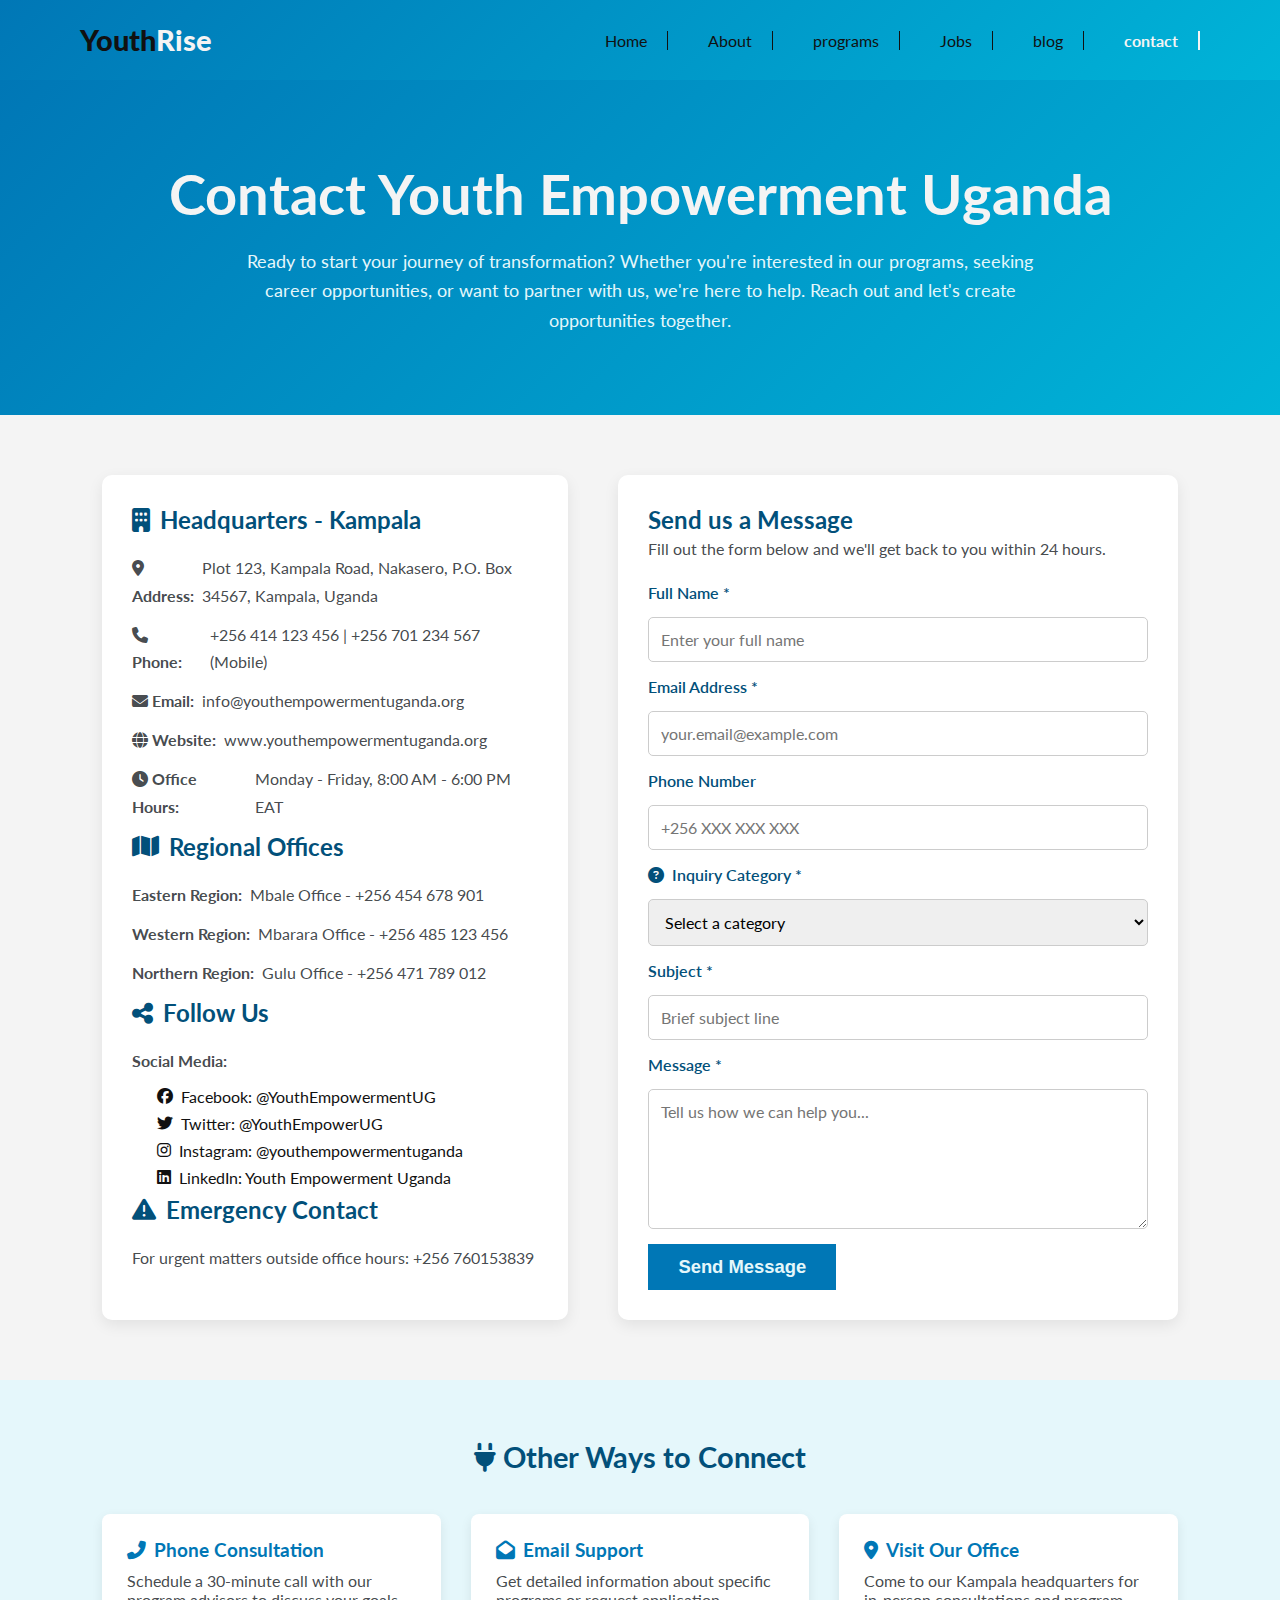
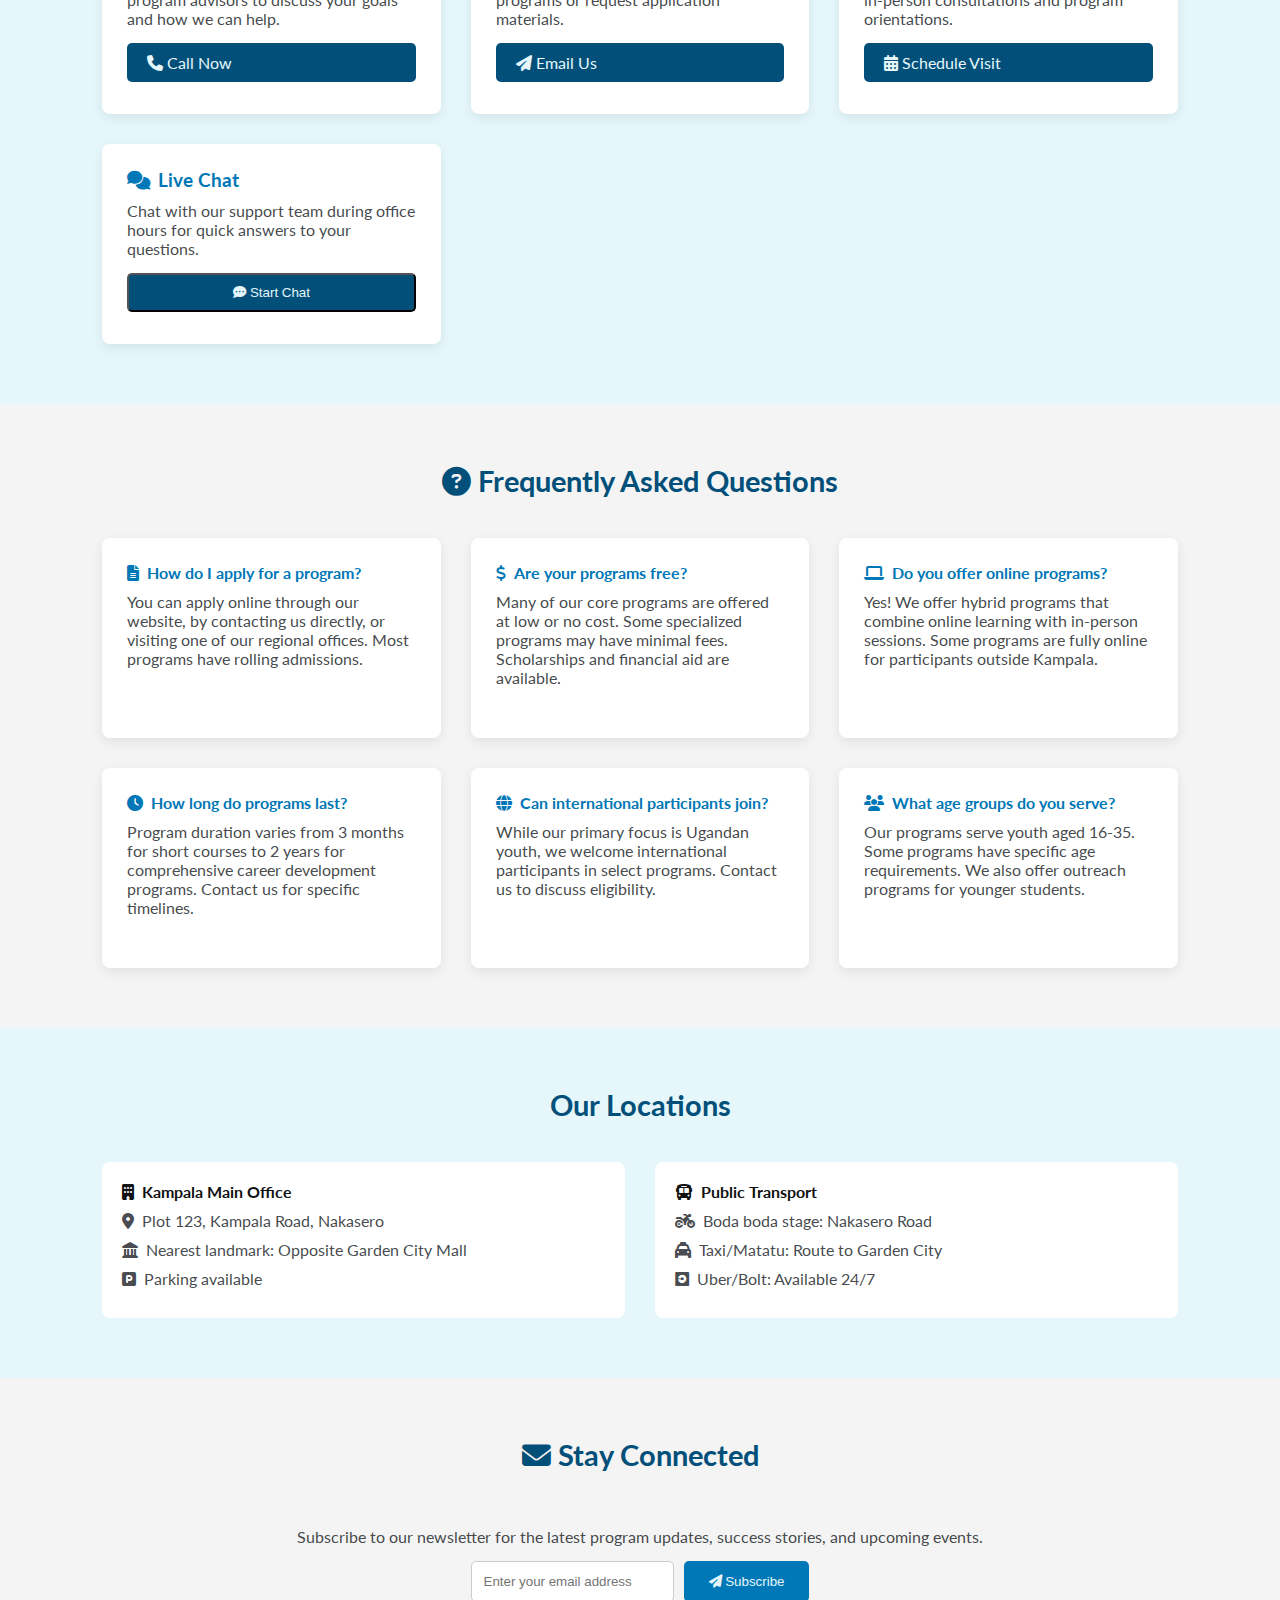
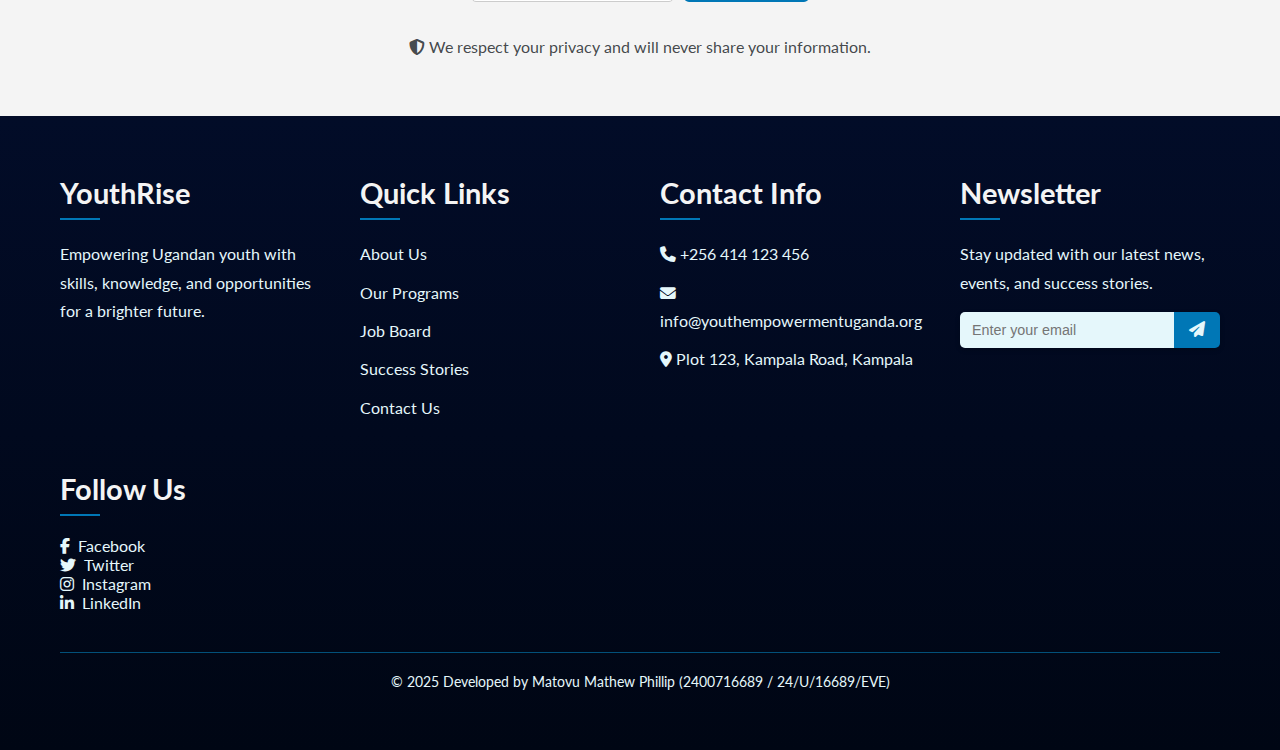
<file: contact.html>
<!DOCTYPE html>
<html lang="en">
<head>
    <meta charset="UTF-8">
    <meta name="viewport" content="width=device-width, initial-scale=1.0">
    <title>Youth Arise - Contact</title>
    <link rel="preconnect" href="https://fonts.googleapis.com">
<link rel="preconnect" href="https://fonts.gstatic.com" crossorigin>
<link href="https://fonts.googleapis.com/css2?family=Lato:ital,wght@0,100;0,300;0,400;0,700;0,900;1,100;1,300;1,400;1,700;1,900&display=swap" rel="stylesheet">
<link rel="stylesheet" href="https://cdnjs.cloudflare.com/ajax/libs/font-awesome/6.5.2/css/all.min.css" />
<link rel="stylesheet" href="style.css">
<script src="script.js"></script>
</head>
<body>
     <header>
        <div class="header-container">
            <div class="logo">
                <h1>Youth<span class="span">Rise</span></h1>
            </div>
            <nav>
                <div class="nav-toggle">
                    <div class="bar top"></div>
                    <div class="bar middle"></div>
                    <div class="bar bottom"></div>
                </div>
                <ul class="nav-menu">
                    <li><a href="index.html">Home</a></li>
                    <li><a href="about.html">About</a></li>
                    <li><a href="programs.html">programs</a></li>
                    <li><a href="jobs.html">Jobs</a></li>
                    <li><a href="blogg.html">blog</a></li>
                    <li><a href="contact.html" class="active">contact</a></li>
                </ul>
            </nav>
        </div>
    </header>
     <main>
        <section class="contact-hero">
            <h2>Contact Youth Empowerment Uganda</h2>
            <p>Ready to start your journey of transformation? Whether you're interested in our programs, seeking career opportunities, or want to partner with us, we're here to help. Reach out and let's create opportunities together.</p>
        </section>
        <section class="contact-content">
            <div class="contact-info">
                <h3><i class="fas fa-building"></i> Headquarters - Kampala</h3>
                <p><strong><i class="fas fa-map-marker-alt"></i> Address:</strong> Plot 123, Kampala Road, Nakasero, P.O. Box 34567, Kampala, Uganda</p>
                <p><strong><i class="fas fa-phone"></i> Phone:</strong> +256 414 123 456 | +256 701 234 567 (Mobile)</p>
                <p><strong><i class="fas fa-envelope"></i> Email:</strong> info@youthempowermentuganda.org</p>
                <p><strong><i class="fas fa-globe"></i> Website:</strong> www.youthempowermentuganda.org</p>
                <p><strong><i class="fas fa-clock"></i> Office Hours:</strong> Monday - Friday, 8:00 AM - 6:00 PM EAT</p>

                <h3><i class="fas fa-map"></i> Regional Offices</h3>
                <p><strong>Eastern Region:</strong> Mbale Office - +256 454 678 901</p>
                <p><strong>Western Region:</strong> Mbarara Office - +256 485 123 456</p>
                <p><strong>Northern Region:</strong> Gulu Office - +256 471 789 012</p>

                <h3><i class="fas fa-share-alt"></i> Follow Us</h3>
                <p><strong>Social Media:</strong></p>
                <ul>
                    <li><i class="fab fa-facebook"></i> Facebook: @YouthEmpowermentUG</li>
                    <li><i class="fab fa-twitter"></i> Twitter: @YouthEmpowerUG</li>
                    <li><i class="fab fa-instagram"></i> Instagram: @youthempowermentuganda</li>
                    <li><i class="fab fa-linkedin"></i> LinkedIn: Youth Empowerment Uganda</li>
                </ul>

                <h3><i class="fas fa-exclamation-triangle"></i> Emergency Contact</h3>
                <p>For urgent matters outside office hours: +256 760153839</p>
            </div>
            <div class="contact-form">
                <h3>Send us a Message</h3>
                <p>Fill out the form below and we'll get back to you within 24 hours.</p>
                <form action="#" method="post">
                    <label for="name">Full Name *</label>
                    <input type="text" id="name" name="name" required placeholder="Enter your full name">

                    <label for="email">Email Address *</label>
                    <input type="email" id="email" name="email" required placeholder="your.email@example.com">

                    <label for="phone">Phone Number</label>
                    <input type="tel" id="phone" name="phone" placeholder="+256 XXX XXX XXX">

                    <label for="category"><i class="fas fa-question-circle"></i> Inquiry Category *</label>
                    <select id="category" name="category" required>
                        <option value=""><i class="fas fa-chevron-down"></i> Select a category</option>
                        <option value="program"><i class="fas fa-graduation-cap"></i> Program Information</option>
                        <option value="application"><i class="fas fa-file-alt"></i> Program Application</option>
                        <option value="job"><i class="fas fa-briefcase"></i> Job Opportunities</option>
                        <option value="partnership"><i class="fas fa-handshake"></i> Partnership/Collaboration</option>
                        <option value="volunteer"><i class="fas fa-hands-helping"></i> Volunteer Opportunities</option>
                        <option value="donation"><i class="fas fa-heart"></i> Donations & Sponsorship</option>
                        <option value="media"><i class="fas fa-microphone"></i> Media & Press</option>
                        <option value="other"><i class="fas fa-ellipsis-h"></i> Other</option>
                    </select>

                    <label for="subject">Subject *</label>
                    <input type="text" id="subject" name="subject" required placeholder="Brief subject line">
                    <label for="message">Message *</label>
                    <textarea id="message" name="message" rows="6" required placeholder="Tell us how we can help you..."></textarea>
                    <button type="submit" class="btn">Send Message</button>
                </form>
            </div>
        </section>
        <section class="contact-options">
            <h2><i class="fas fa-plug"></i> Other Ways to Connect</h2>
            <div class="contact-methods">
                <div class="method">
                    <h3><i class="fas fa-phone-alt"></i> Phone Consultation</h3>
                    <p>Schedule a 30-minute call with our program advisors to discuss your goals and how we can help.</p>
                    <a href="tel:+256414123456" class="btn"><i class="fas fa-phone"></i> Call Now</a>
                </div>
                <div class="method">
                    <h3><i class="fas fa-envelope-open"></i> Email Support</h3>
                    <p>Get detailed information about specific programs or request application materials.</p>
                    <a href="mailto:info@youthempowermentuganda.org" class="btn"><i class="fas fa-paper-plane"></i> Email Us</a>
                </div>
                <div class="method">
                    <h3><i class="fas fa-map-marker-alt"></i> Visit Our Office</h3>
                    <p>Come to our Kampala headquarters for in-person consultations and program orientations.</p>
                    <a href="#" class="btn"><i class="fas fa-calendar-alt"></i> Schedule Visit</a>
                </div>
                <div class="method">
                    <h3><i class="fas fa-comments"></i> Live Chat</h3>
                    <p>Chat with our support team during office hours for quick answers to your questions.</p>
                    <button class="btn"><i class="fas fa-comment-dots"></i> Start Chat</button>
                </div>
            </div>
        </section>
        <section class="faq-section">
            <h2><i class="fas fa-question-circle"></i> Frequently Asked Questions</h2>
            <div class="faq-grid">
                <div class="faq">
                    <h4><i class="fas fa-file-alt"></i> How do I apply for a program?</h4>
                    <p>You can apply online through our website, by contacting us directly, or visiting one of our regional offices. Most programs have rolling admissions.</p>
                </div>
                <div class="faq">
                    <h4><i class="fas fa-dollar-sign"></i> Are your programs free?</h4>
                    <p>Many of our core programs are offered at low or no cost. Some specialized programs may have minimal fees. Scholarships and financial aid are available.</p>
                </div>
                <div class="faq">
                    <h4><i class="fas fa-laptop"></i> Do you offer online programs?</h4>
                    <p>Yes! We offer hybrid programs that combine online learning with in-person sessions. Some programs are fully online for participants outside Kampala.</p>
                </div>
                <div class="faq">
                    <h4><i class="fas fa-clock"></i> How long do programs last?</h4>
                    <p>Program duration varies from 3 months for short courses to 2 years for comprehensive career development programs. Contact us for specific timelines.</p>
                </div>
                <div class="faq">
                    <h4><i class="fas fa-globe"></i> Can international participants join?</h4>
                    <p>While our primary focus is Ugandan youth, we welcome international participants in select programs. Contact us to discuss eligibility.</p>
                </div>
                <div class="faq">
                    <h4><i class="fas fa-users"></i> What age groups do you serve?</h4>
                    <p>Our programs serve youth aged 16-35. Some programs have specific age requirements. We also offer outreach programs for younger students.</p>
                </div>
            </div>
        </section>
        <section class="map">
            <h3>Our Locations</h3>
            <div class="location-details">
                <div class="location">
                    <h4><i class="fas fa-building"></i> Kampala Main Office</h4>
                    <p><i class="fas fa-map-marker-alt"></i> Plot 123, Kampala Road, Nakasero</p>
                    <p><i class="fas fa-landmark"></i> Nearest landmark: Opposite Garden City Mall</p>
                    <p><i class="fas fa-parking"></i> Parking available</p>
                </div>
                <div class="location">
                    <h4><i class="fas fa-bus"></i> Public Transport</h4>
                    <p><i class="fas fa-motorcycle"></i> Boda boda stage: Nakasero Road</p>
                    <p><i class="fas fa-taxi"></i> Taxi/Matatu: Route to Garden City</p>
                    <p><i class="fab fa-uber"></i> Uber/Bolt: Available 24/7</p>
                </div>
            </div>
        </section>
        <section class="newsletter-signup">
            <h2><i class="fas fa-envelope"></i> Stay Connected</h2>
            <p>Subscribe to our newsletter for the latest program updates, success stories, and upcoming events.</p>
            <form class="newsletter-form">
                <input type="email" placeholder="Enter your email address" required>
                <button type="submit" class="btn"><i class="fas fa-paper-plane"></i> Subscribe</button>
            </form>
            <p><i class="fas fa-shield-alt"></i> We respect your privacy and will never share your information.</p>
        </section>
    </main>
 <footer>
        <div class="footer-container">
            <div class="footer-top">
                <div class="footer-column">
                    <h4>Youth<span class="span">Rise</span></h4>
                    <p>Empowering Ugandan youth with skills, knowledge, and opportunities for a brighter future.</p>
                </div>
                <div class="footer-column">
                    <h4>Quick Links</h4>
                    <ul>
                        <li><a href="about.html">About Us</a></li>
                        <li><a href="programs.html">Our Programs</a></li>
                        <li><a href="jobs.html">Job Board</a></li>
                        <li><a href="blogg.html">Success Stories</a></li>
                        <li><a href="contact.html">Contact Us</a></li>
                    </ul>
                </div>
                <div class="footer-column">
                    <h4>Contact Info</h4>
                    <ul>
                        <li><i class="fas fa-phone"></i> +256 414 123 456</li>
                        <li><i class="fas fa-envelope"></i> info@youthempowermentuganda.org</li>
                        <li><i class="fas fa-map-marker-alt"></i> Plot 123, Kampala Road, Kampala</li>
                    </ul>
                </div>
                <div class="footer-column">
                    <h4>Newsletter</h4>
                    <p>Stay updated with our latest news, events, and success stories.</p>
                    <form class="footer-newsletter">
                        <input type="email" placeholder="Enter your email" required>
                        <button type="submit" aria-label="Subscribe"><i class="fas fa-paper-plane"></i></button>
                    </form>
                </div>
                <div class="footer-column">
                    <h4>Follow Us</h4>
                    <div class="social-media">
                        <a href="#" aria-label="Facebook"><i class="fab fa-facebook-f"></i> Facebook</a>
                        <a href="#" aria-label="Twitter"><i class="fab fa-twitter"></i> Twitter</a>
                        <a href="#" aria-label="Instagram"><i class="fab fa-instagram"></i> Instagram</a>
                        <a href="#" aria-label="LinkedIn"><i class="fab fa-linkedin-in"></i> LinkedIn</a>
                    </div>
                </div>
            </div>
            <div class="footer-bottom">
                <p>&copy; 2025 Developed by Matovu Mathew Phillip (2400716689 / 24/U/16689/EVE)</p>
            </div>
        </div>
    </footer>
</body>
</html>
</file>
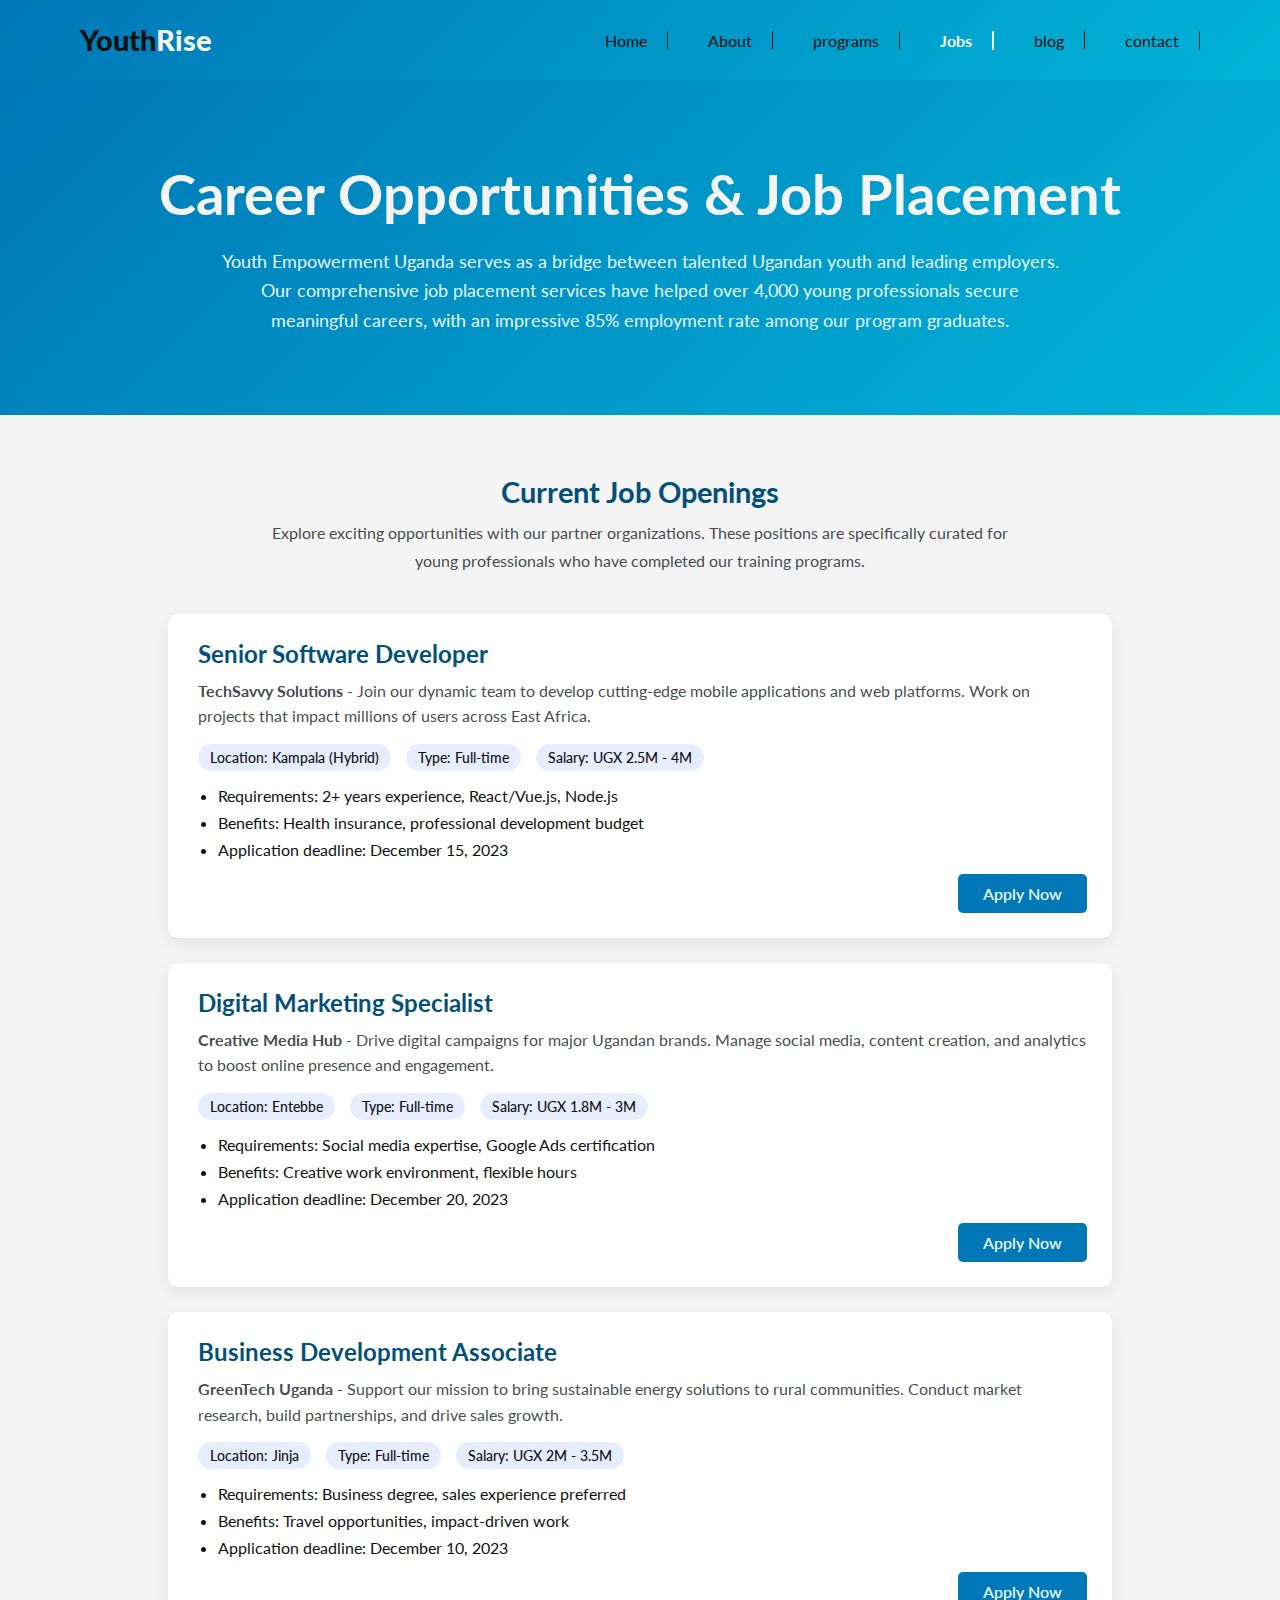
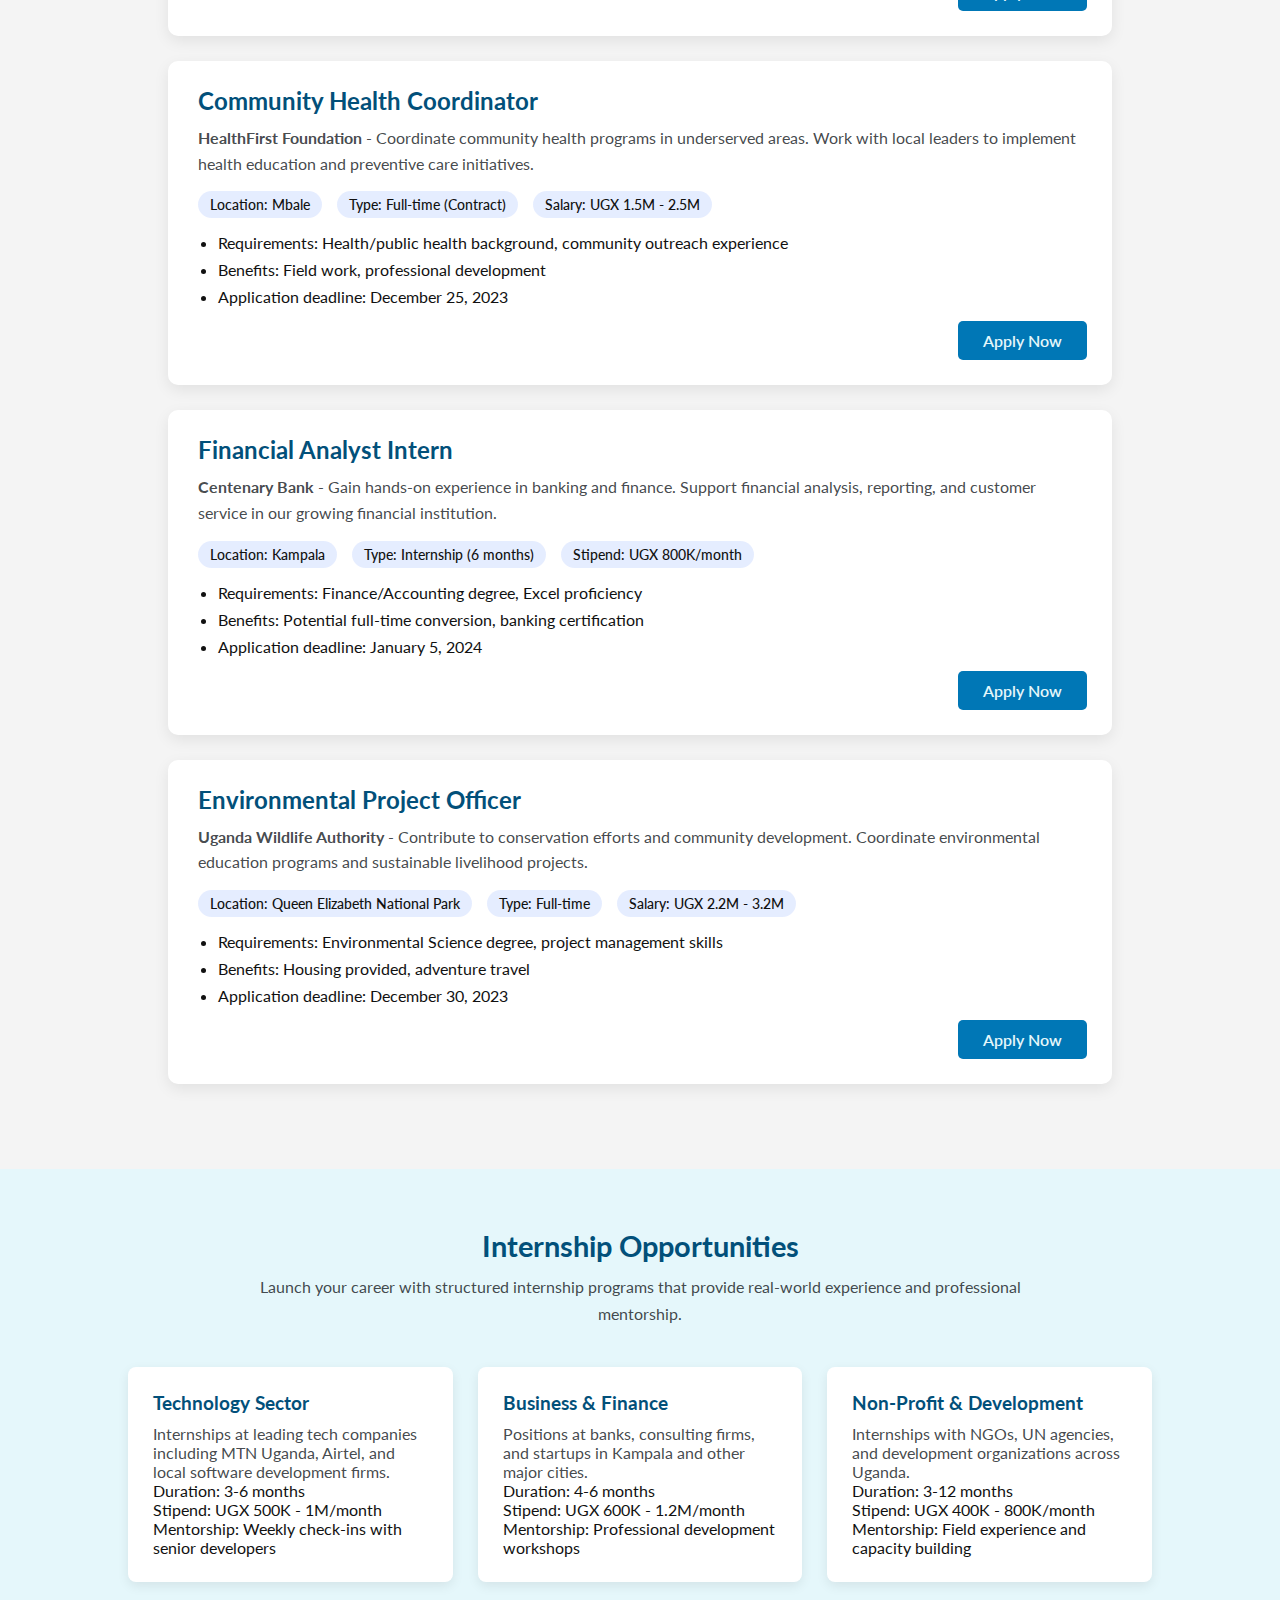
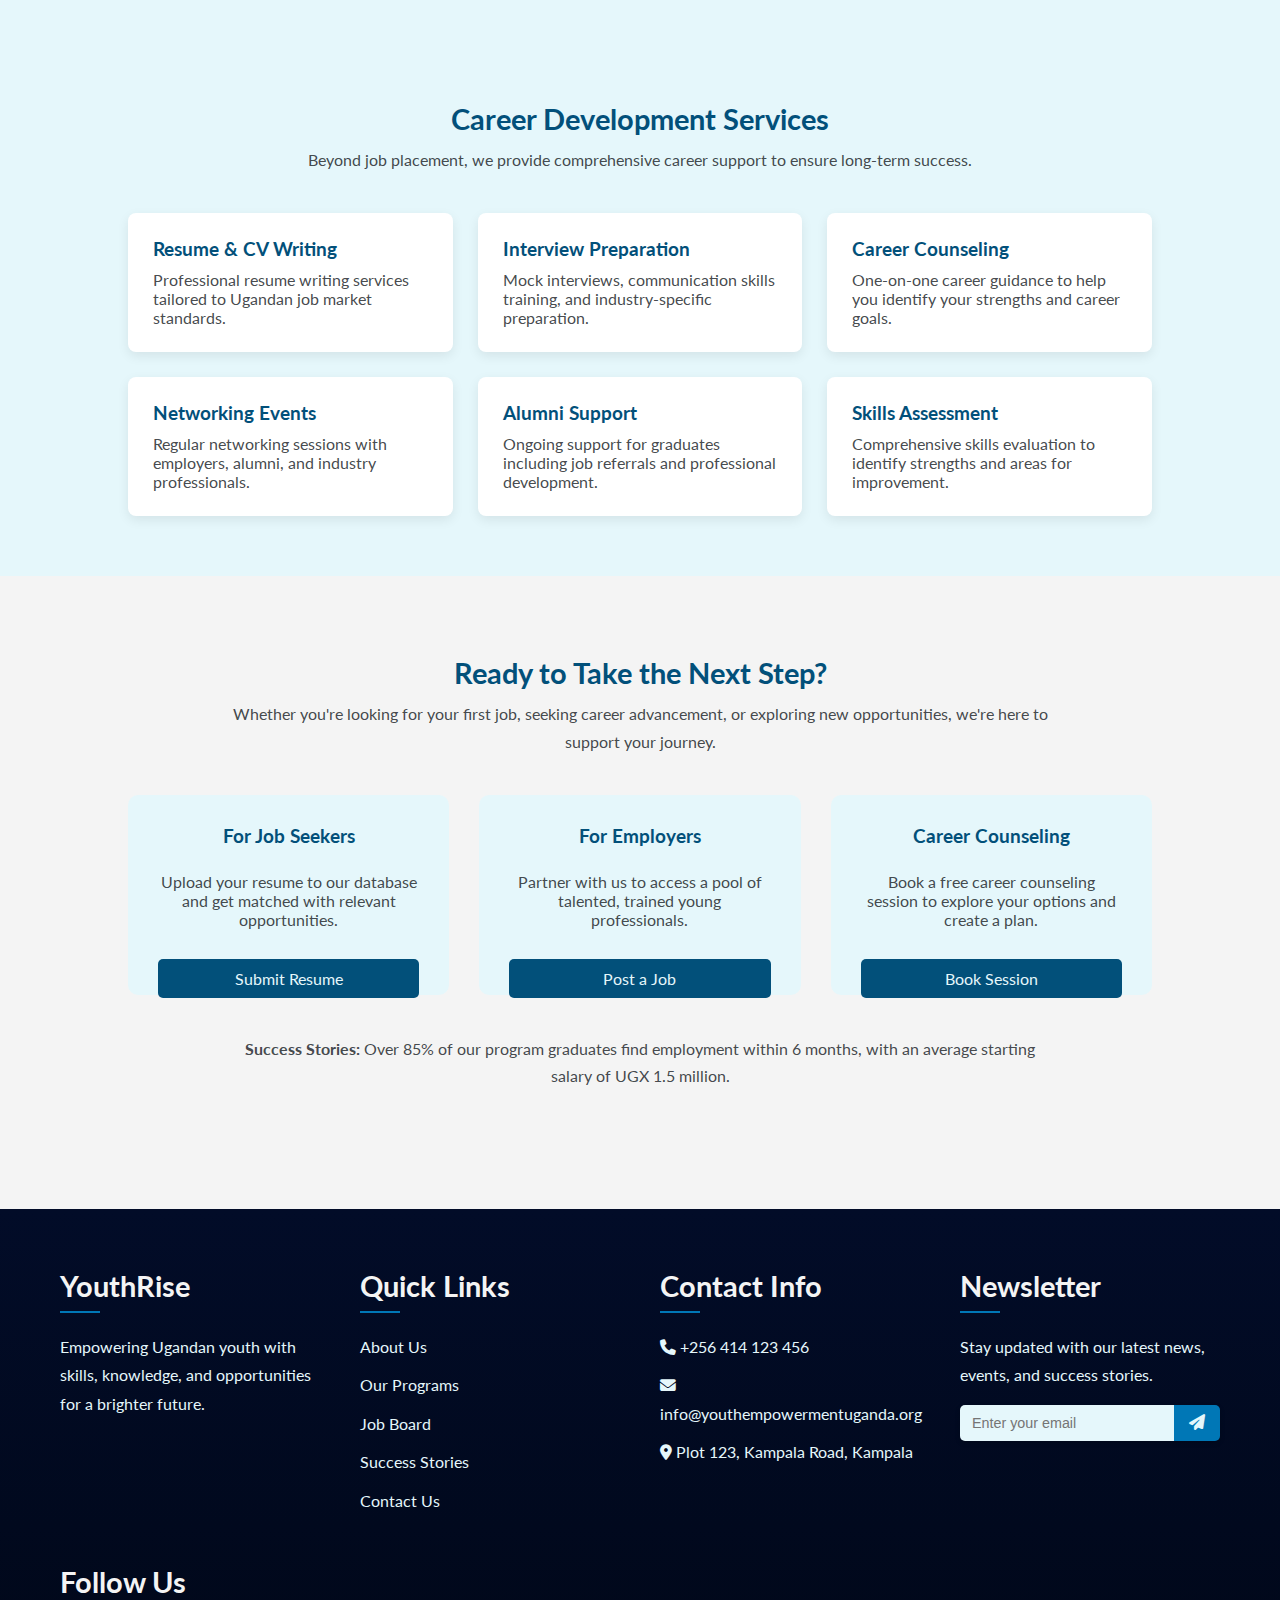
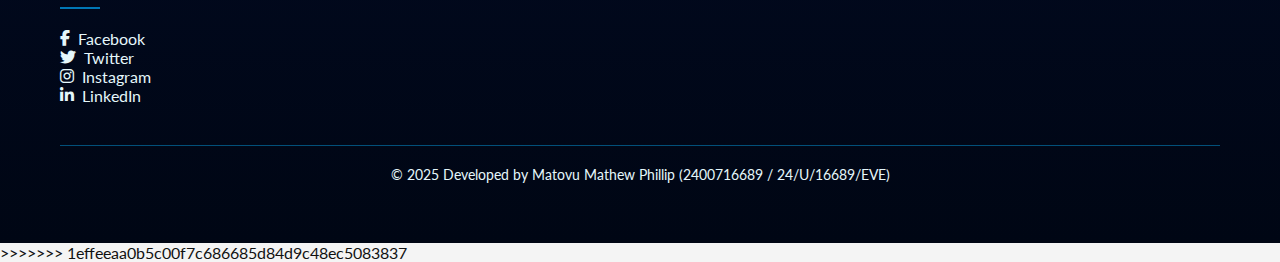
<file: jobs.html>
<!DOCTYPE html>
<html lang="en">
<head>
    <meta charset="UTF-8">
    <meta name="viewport" content="width=device-width, initial-scale=1.0">
    <title>Youth Arise - Jobs</title>
    <link rel="preconnect" href="https://fonts.googleapis.com">
<link rel="preconnect" href="https://fonts.gstatic.com" crossorigin>
<link href="https://fonts.googleapis.com/css2?family=Lato:ital,wght@0,100;0,300;0,400;0,700;0,900;1,100;1,300;1,400;1,700;1,900&display=swap" rel="stylesheet">
<link rel="stylesheet" href="https://cdnjs.cloudflare.com/ajax/libs/font-awesome/6.5.2/css/all.min.css" />
<link rel="stylesheet" href="style.css">
</head>
<body>
     <header>
        <div class="header-container">
            <div class="logo">
                <h1>Youth<span class="span">Rise</span></h1>
            </div>
            <nav>
                <div class="nav-toggle">
                    <div class="bar top"></div>
                    <div class="bar middle"></div>
                    <div class="bar bottom"></div>
                </div>
                <ul class="nav-menu">
                    <li><a href="index.html">Home</a></li>
                    <li><a href="about.html">About</a></li>
                    <li><a href="programs.html">programs</a></li>
                    <li><a href="jobs.html" class="active">Jobs</a></li>
                    <li><a href="blogg.html">blog</a></li>
                    <li><a href="contact.html">contact</a></li>
                </ul>
            </nav>
        </div>
    </header>
    <main>
        <section class="jobs-hero">
            <h2>Career Opportunities & Job Placement</h2>
            <p>Youth Empowerment Uganda serves as a bridge between talented Ugandan youth and leading employers. Our comprehensive job placement services have helped over 4,000 young professionals secure meaningful careers, with an impressive 85% employment rate among our program graduates.</p>
        </section>
        <section class="job-listings">
            <h2>Current Job Openings</h2>
            <p>Explore exciting opportunities with our partner organizations. These positions are specifically curated for young professionals who have completed our training programs.</p>
            <div class="job">
                <h3>Senior Software Developer</h3>
                <p><strong>TechSavvy Solutions</strong> - Join our dynamic team to develop cutting-edge mobile applications and web platforms. Work on projects that impact millions of users across East Africa.</p>
                <div class="job-details">
                    <span>Location: Kampala (Hybrid)</span>
                    <span>Type: Full-time</span>
                    <span>Salary: UGX 2.5M - 4M</span>
                </div>
                <ul>
                    <li>Requirements: 2+ years experience, React/Vue.js, Node.js</li>
                    <li>Benefits: Health insurance, professional development budget</li>
                    <li>Application deadline: December 15, 2023</li>
                </ul>
                <a href="contact.html" class="btn">Apply Now</a>
            </div>
            <div class="job">
                <h3>Digital Marketing Specialist</h3>
                <p><strong>Creative Media Hub</strong> - Drive digital campaigns for major Ugandan brands. Manage social media, content creation, and analytics to boost online presence and engagement.</p>
                <div class="job-details">
                    <span>Location: Entebbe</span>
                    <span>Type: Full-time</span>
                    <span>Salary: UGX 1.8M - 3M</span>
                </div>
                <ul>
                    <li>Requirements: Social media expertise, Google Ads certification</li>
                    <li>Benefits: Creative work environment, flexible hours</li>
                    <li>Application deadline: December 20, 2023</li>
                </ul>
                <a href="contact.html" class="btn">Apply Now</a>
            </div>
            <div class="job">
                <h3>Business Development Associate</h3>
                <p><strong>GreenTech Uganda</strong> - Support our mission to bring sustainable energy solutions to rural communities. Conduct market research, build partnerships, and drive sales growth.</p>
                <div class="job-details">
                    <span>Location: Jinja</span>
                    <span>Type: Full-time</span>
                    <span>Salary: UGX 2M - 3.5M</span>
                </div>
                <ul>
                    <li>Requirements: Business degree, sales experience preferred</li>
                    <li>Benefits: Travel opportunities, impact-driven work</li>
                    <li>Application deadline: December 10, 2023</li>
                </ul>
                <a href="contact.html" class="btn">Apply Now</a>
            </div>
            <div class="job">
                <h3>Community Health Coordinator</h3>
                <p><strong>HealthFirst Foundation</strong> - Coordinate community health programs in underserved areas. Work with local leaders to implement health education and preventive care initiatives.</p>
                <div class="job-details">
                    <span>Location: Mbale</span>
                    <span>Type: Full-time (Contract)</span>
                    <span>Salary: UGX 1.5M - 2.5M</span>
                </div>
                <ul>
                    <li>Requirements: Health/public health background, community outreach experience</li>
                    <li>Benefits: Field work, professional development</li>
                    <li>Application deadline: December 25, 2023</li>
                </ul>
                <a href="contact.html" class="btn">Apply Now</a>
            </div>
            <div class="job">
                <h3>Financial Analyst Intern</h3>
                <p><strong>Centenary Bank</strong> - Gain hands-on experience in banking and finance. Support financial analysis, reporting, and customer service in our growing financial institution.</p>
                <div class="job-details">
                    <span>Location: Kampala</span>
                    <span>Type: Internship (6 months)</span>
                    <span>Stipend: UGX 800K/month</span>
                </div>
                <ul>
                    <li>Requirements: Finance/Accounting degree, Excel proficiency</li>
                    <li>Benefits: Potential full-time conversion, banking certification</li>
                    <li>Application deadline: January 5, 2024</li>
                </ul>
                <a href="contact.html" class="btn">Apply Now</a>
            </div>
            <div class="job">
                <h3>Environmental Project Officer</h3>
                <p><strong>Uganda Wildlife Authority</strong> - Contribute to conservation efforts and community development. Coordinate environmental education programs and sustainable livelihood projects.</p>
                <div class="job-details">
                    <span>Location: Queen Elizabeth National Park</span>
                    <span>Type: Full-time</span>
                    <span>Salary: UGX 2.2M - 3.2M</span>
                </div>
                <ul>
                    <li>Requirements: Environmental Science degree, project management skills</li>
                    <li>Benefits: Housing provided, adventure travel</li>
                    <li>Application deadline: December 30, 2023</li>
                </ul>
                <a href="contact.html" class="btn">Apply Now</a>
            </div>
        </section>
        <section class="internship-program">
            <h2>Internship Opportunities</h2>
            <p>Launch your career with structured internship programs that provide real-world experience and professional mentorship.</p>
            <div class="internship-grid">
                <div class="internship">
                    <h3>Technology Sector</h3>
                    <p>Internships at leading tech companies including MTN Uganda, Airtel, and local software development firms.</p>
                    <ul>
                        <li>Duration: 3-6 months</li>
                        <li>Stipend: UGX 500K - 1M/month</li>
                        <li>Mentorship: Weekly check-ins with senior developers</li>
                    </ul>
                </div>
                <div class="internship">
                    <h3>Business & Finance</h3>
                    <p>Positions at banks, consulting firms, and startups in Kampala and other major cities.</p>
                    <ul>
                        <li>Duration: 4-6 months</li>
                        <li>Stipend: UGX 600K - 1.2M/month</li>
                        <li>Mentorship: Professional development workshops</li>
                    </ul>
                </div>
                <div class="internship">
                    <h3>Non-Profit & Development</h3>
                    <p>Internships with NGOs, UN agencies, and development organizations across Uganda.</p>
                    <ul>
                        <li>Duration: 3-12 months</li>
                        <li>Stipend: UGX 400K - 800K/month</li>
                        <li>Mentorship: Field experience and capacity building</li>
                    </ul>
                </div>
            </div>
        </section>
        <section class="career-services">
            <h2>Career Development Services</h2>
            <p>Beyond job placement, we provide comprehensive career support to ensure long-term success.</p>
            <div class="services-grid">
                <div class="service">
                    <h3>Resume & CV Writing</h3>
                    <p>Professional resume writing services tailored to Ugandan job market standards.</p>
                </div>
                <div class="service">
                    <h3>Interview Preparation</h3>
                    <p>Mock interviews, communication skills training, and industry-specific preparation.</p>
                </div>
                <div class="service">
                    <h3>Career Counseling</h3>
                    <p>One-on-one career guidance to help you identify your strengths and career goals.</p>
                </div>
                <div class="service">
                    <h3>Networking Events</h3>
                    <p>Regular networking sessions with employers, alumni, and industry professionals.</p>
                </div>
                <div class="service">
                    <h3>Alumni Support</h3>
                    <p>Ongoing support for graduates including job referrals and professional development.</p>
                </div>
                <div class="service">
                    <h3>Skills Assessment</h3>
                    <p>Comprehensive skills evaluation to identify strengths and areas for improvement.</p>
                </div>
            </div>
        </section>
        <section class="job-application">
            <h2>Ready to Take the Next Step?</h2>
            <p>Whether you're looking for your first job, seeking career advancement, or exploring new opportunities, we're here to support your journey.</p>
            <div class="application-options">
                <div class="option">
                    <h3>For Job Seekers</h3>
                    <p>Upload your resume to our database and get matched with relevant opportunities.</p>
                    <a href="contact.html" class="btn">Submit Resume</a>
                </div>
                <div class="option">
                    <h3>For Employers</h3>
                    <p>Partner with us to access a pool of talented, trained young professionals.</p>
                    <a href="contact.html" class="btn">Post a Job</a>
                </div>
                <div class="option">
                    <h3>Career Counseling</h3>
                    <p>Book a free career counseling session to explore your options and create a plan.</p>
                    <a href="contact.html" class="btn">Book Session</a>
                </div>
            </div>
            <p><strong>Success Stories:</strong> Over 85% of our program graduates find employment within 6 months, with an average starting salary of UGX 1.5 million.</p>
        </section>
    </main>
     <footer>
        <div class="footer-container">
            <div class="footer-top">
                <div class="footer-column">
                    <h4>Youth<span class="span">Rise</span></h4>
                    <p>Empowering Ugandan youth with skills, knowledge, and opportunities for a brighter future.</p>
                </div>
                <div class="footer-column">
                    <h4>Quick Links</h4>
                    <ul>
                        <li><a href="about.html">About Us</a></li>
                        <li><a href="programs.html">Our Programs</a></li>
                        <li><a href="jobs.html">Job Board</a></li>
                        <li><a href="blogg.html">Success Stories</a></li>
                        <li><a href="contact.html">Contact Us</a></li>
                    </ul>
                </div>
                <div class="footer-column">
                    <h4>Contact Info</h4>
                    <ul>
                        <li><i class="fas fa-phone"></i> +256 414 123 456</li>
                        <li><i class="fas fa-envelope"></i> info@youthempowermentuganda.org</li>
                        <li><i class="fas fa-map-marker-alt"></i> Plot 123, Kampala Road, Kampala</li>
                    </ul>
                </div>
                <div class="footer-column">
                    <h4>Newsletter</h4>
                    <p>Stay updated with our latest news, events, and success stories.</p>
                    <form class="footer-newsletter">
                        <input type="email" placeholder="Enter your email" required>
                        <button type="submit" aria-label="Subscribe"><i class="fas fa-paper-plane"></i></button>
                    </form>
                </div>
                <div class="footer-column">
                    <h4>Follow Us</h4>
                    <div class="social-media">
                        <a href="#" aria-label="Facebook"><i class="fab fa-facebook-f"></i> Facebook</a>
                        <a href="#" aria-label="Twitter"><i class="fab fa-twitter"></i> Twitter</a>
                        <a href="#" aria-label="Instagram"><i class="fab fa-instagram"></i> Instagram</a>
                        <a href="#" aria-label="LinkedIn"><i class="fab fa-linkedin-in"></i> LinkedIn</a>
                    </div>
                </div>
            </div>
            <div class="footer-bottom">
                <p>&copy; 2025 Developed by Matovu Mathew Phillip (2400716689 / 24/U/16689/EVE)</p>
            </div>
        </div>
    </footer>
     <script src="script.js"></script>
</body>
</html>
>>>>>>> 1effeeaa0b5c00f7c686685d84d9c48ec5083837
</file>
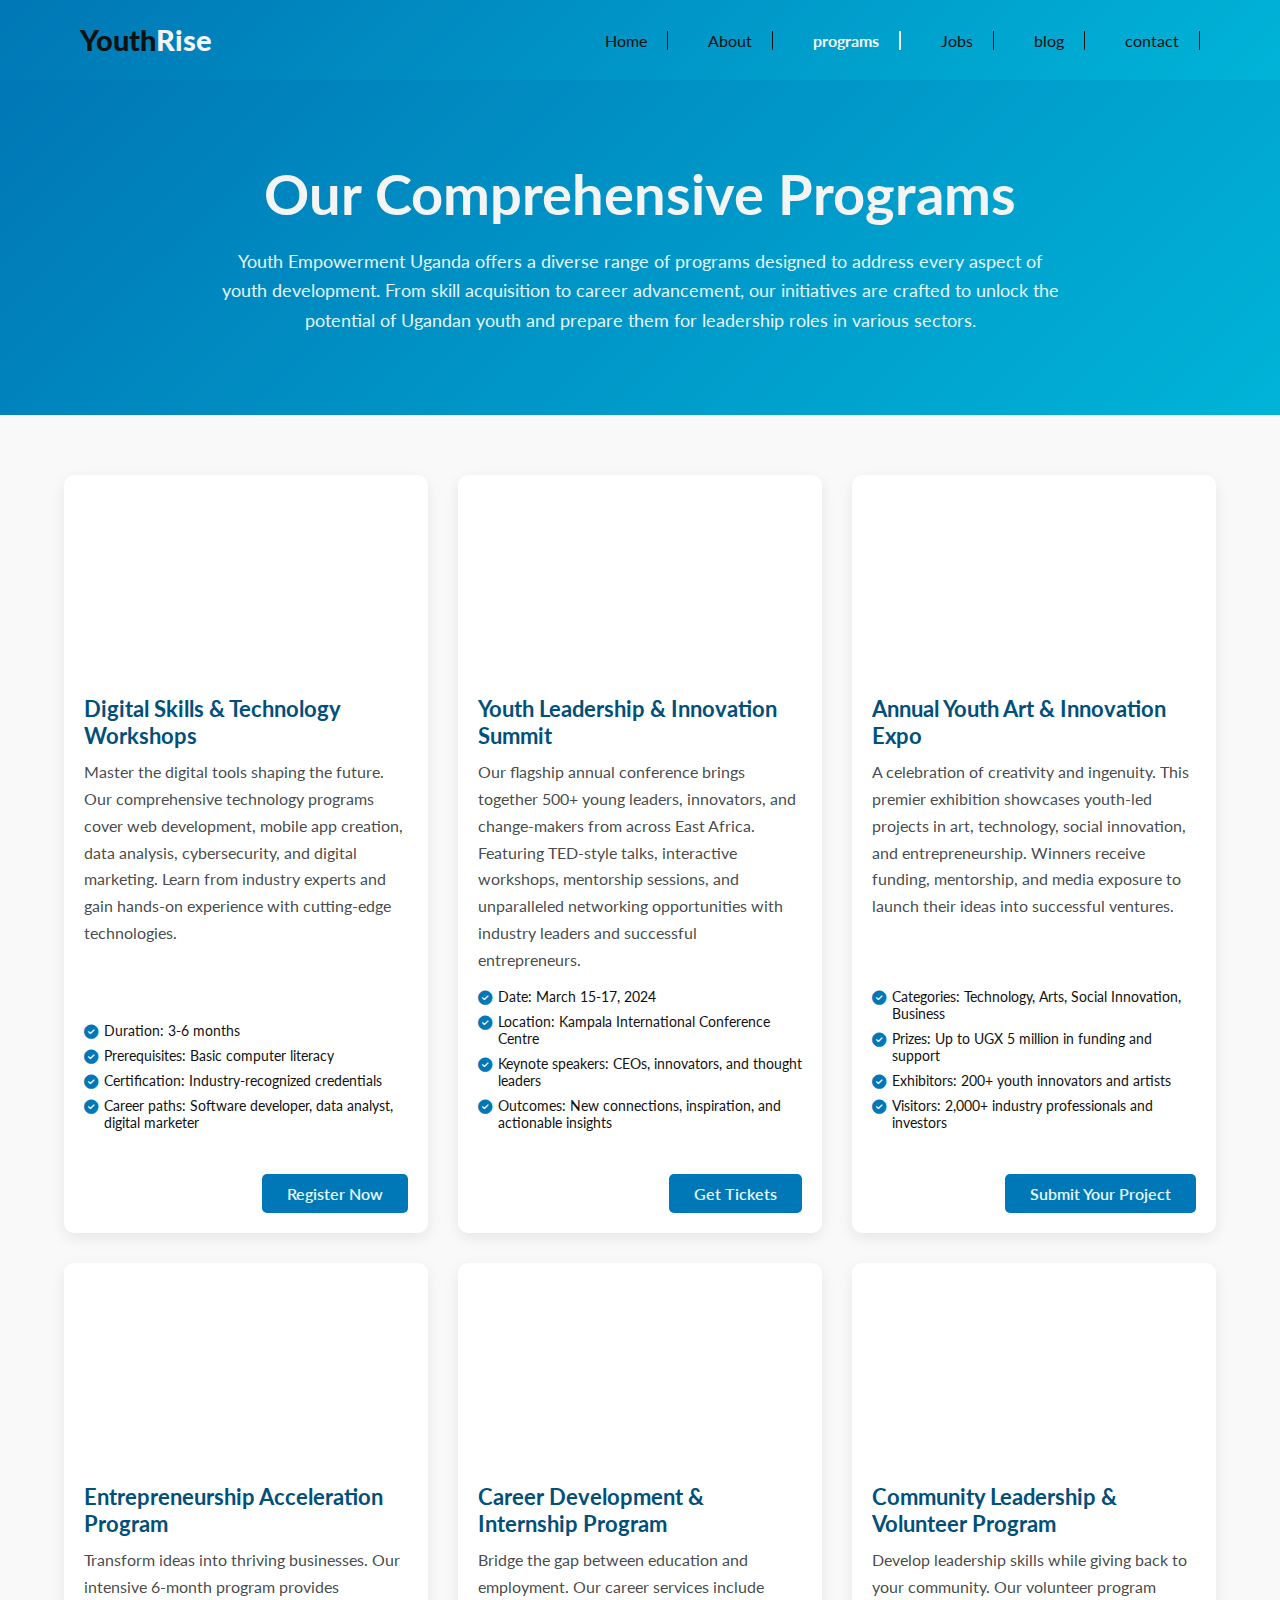
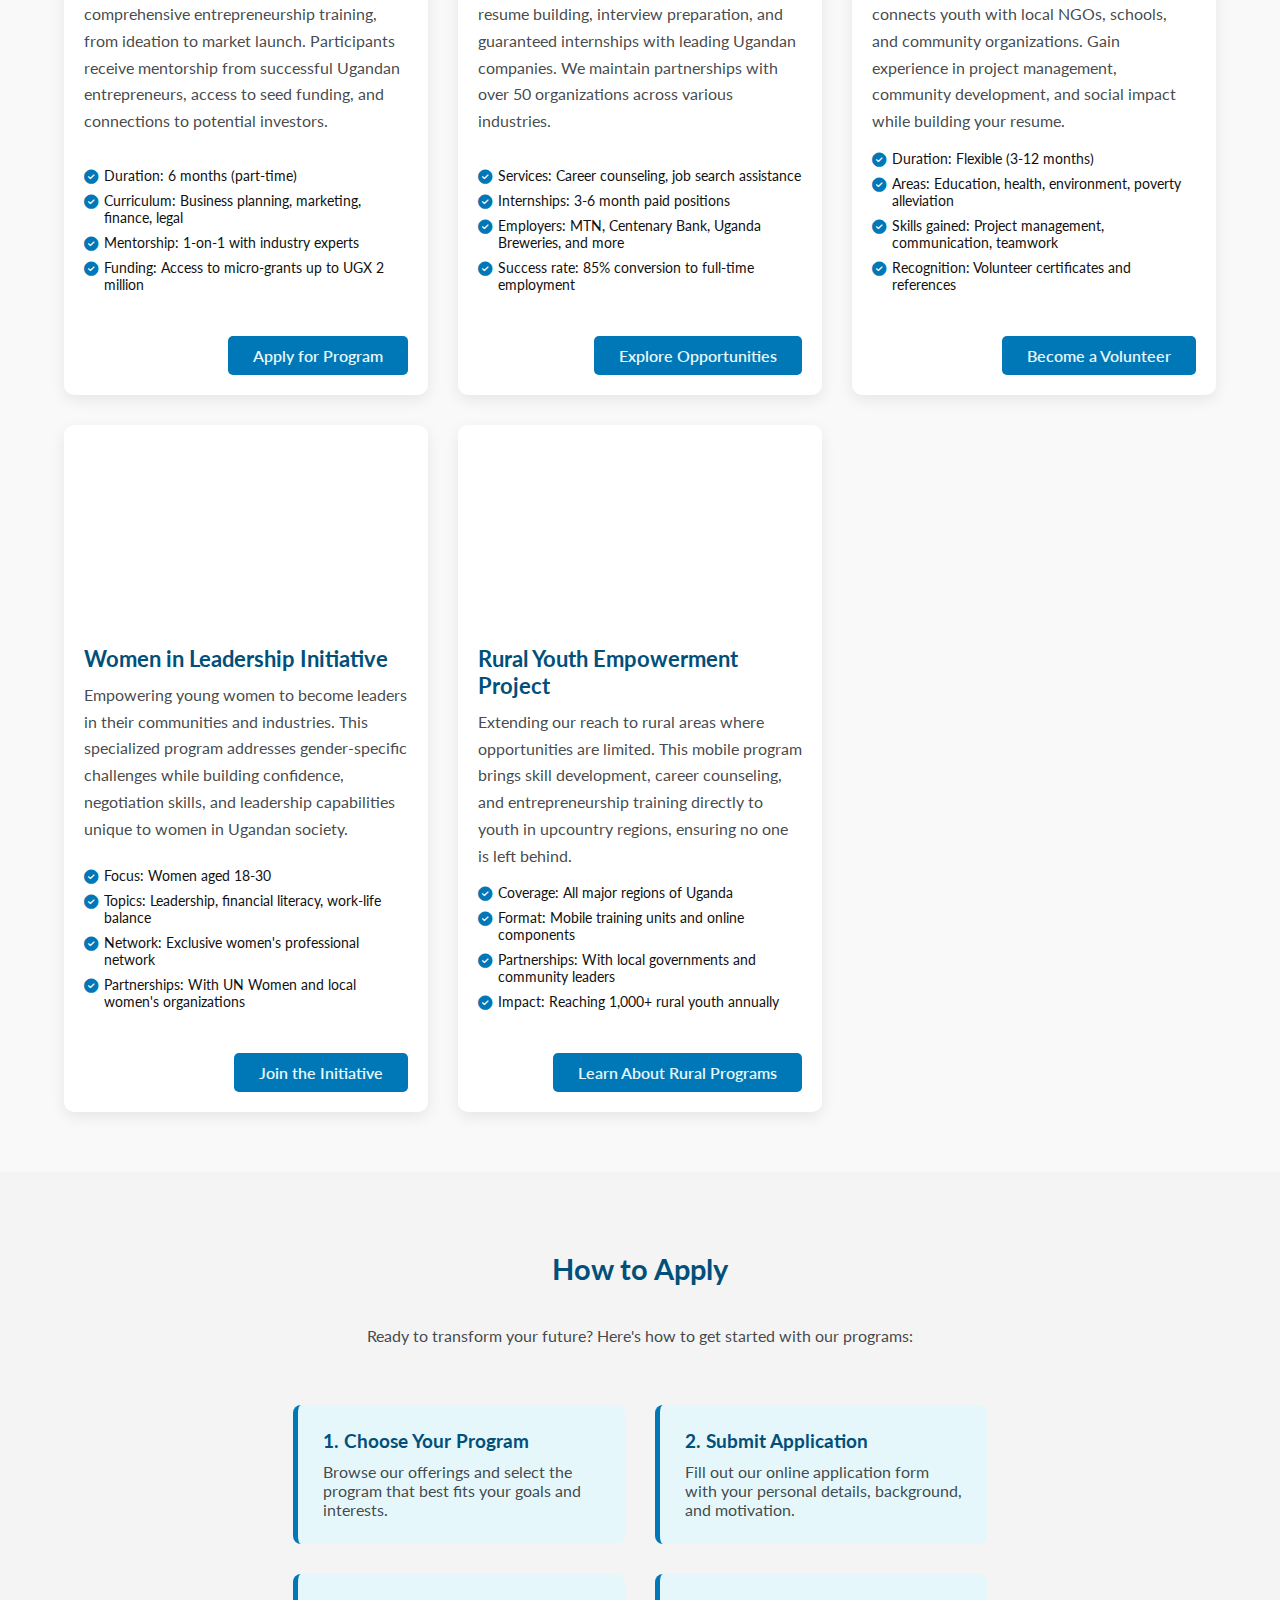
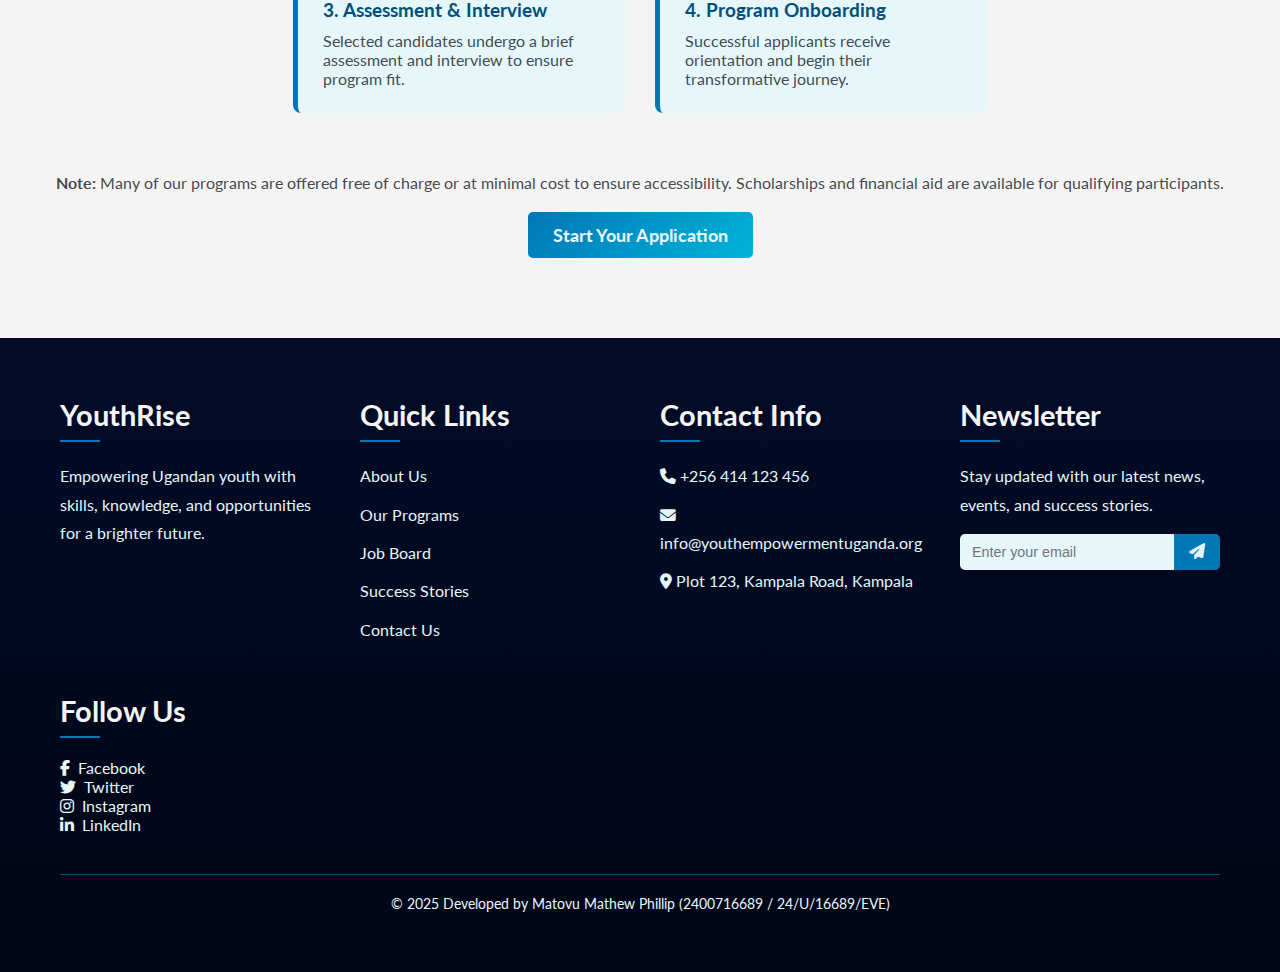
<file: programs.html>
<!DOCTYPE html>
<html lang="en">
<head>
    <meta charset="UTF-8">
    <meta name="viewport" content="width=device-width, initial-scale=1.0">
    <title>YouthRise - programs</title>
    <link rel="preconnect" href="https://fonts.googleapis.com">
<link rel="preconnect" href="https://fonts.gstatic.com" crossorigin>
<link href="https://fonts.googleapis.com/css2?family=Lato:ital,wght@0,100;0,300;0,400;0,700;0,900;1,100;1,300;1,400;1,700;1,900&display=swap" rel="stylesheet">
<link rel="stylesheet" href="https://cdnjs.cloudflare.com/ajax/libs/font-awesome/6.5.2/css/all.min.css" />
<link rel="stylesheet" href="style.css">
</head>
<body>
     <header>
        <div class="header-container">
            <div class="logo">
                <h1>Youth<span class="span">Rise</span></h1>
            </div>
            <nav>
                <div class="nav-toggle">
                    <div class="bar top"></div>
                    <div class="bar middle"></div>
                    <div class="bar bottom"></div>
                </div>
                <ul class="nav-menu">
                    <li><a href="index.html">Home</a></li>
                    <li><a href="about.html">About</a></li>
                    <li><a href="programs.html" class="active">programs</a></li>
                    <li><a href="jobs.html">Jobs</a></li>
                    <li><a href="blogg.html">blog</a></li>
                    <li><a href="contact.html">contact</a></li>
                </ul>
            </nav>
        </div>
    </header>
    <main>
         <section class="programs-hero">
            <h2>Our Comprehensive Programs</h2>
            <p>Youth Empowerment Uganda offers a diverse range of programs designed to address every aspect of youth development. From skill acquisition to career advancement, our initiatives are crafted to unlock the potential of Ugandan youth and prepare them for leadership roles in various sectors.</p>
        </section>
        <section class="program-list">
            <div class="program">
                <div class="program-image"></div>
                <h3>Digital Skills & Technology Workshops</h3>
                <p>Master the digital tools shaping the future. Our comprehensive technology programs cover web development, mobile app creation, data analysis, cybersecurity, and digital marketing. Learn from industry experts and gain hands-on experience with cutting-edge technologies.</p>
                <ul>
                    <li>Duration: 3-6 months</li>
                    <li>Prerequisites: Basic computer literacy</li>
                    <li>Certification: Industry-recognized credentials</li>
                    <li>Career paths: Software developer, data analyst, digital marketer</li>
                </ul>
                <a href="contact.html" class="btn">Register Now</a>
            </div>
            <div class="program">
                <div class="program-image"></div>
                <h3>Youth Leadership & Innovation Summit</h3>
                <p>Our flagship annual conference brings together 500+ young leaders, innovators, and change-makers from across East Africa. Featuring TED-style talks, interactive workshops, mentorship sessions, and unparalleled networking opportunities with industry leaders and successful entrepreneurs.</p>
                <ul>
                    <li>Date: March 15-17, 2024</li>
                    <li>Location: Kampala International Conference Centre</li>
                    <li>Keynote speakers: CEOs, innovators, and thought leaders</li>
                    <li>Outcomes: New connections, inspiration, and actionable insights</li>
                </ul>
                <a href="contact.html" class="btn">Get Tickets</a>
            </div>
            <div class="program">
                <div class="program-image"></div>
                <h3>Annual Youth Art & Innovation Expo</h3>
                <p>A celebration of creativity and ingenuity. This premier exhibition showcases youth-led projects in art, technology, social innovation, and entrepreneurship. Winners receive funding, mentorship, and media exposure to launch their ideas into successful ventures.</p>
                <ul>
                    <li>Categories: Technology, Arts, Social Innovation, Business</li>
                    <li>Prizes: Up to UGX 5 million in funding and support</li>
                    <li>Exhibitors: 200+ youth innovators and artists</li>
                    <li>Visitors: 2,000+ industry professionals and investors</li>
                </ul>
                <a href="contact.html" class="btn">Submit Your Project</a>
            </div>
            <div class="program">
                <div class="program-image"></div>
                <h3>Entrepreneurship Acceleration Program</h3>
                <p>Transform ideas into thriving businesses. Our intensive 6-month program provides comprehensive entrepreneurship training, from ideation to market launch. Participants receive mentorship from successful Ugandan entrepreneurs, access to seed funding, and connections to potential investors.</p>
                <ul>
                    <li>Duration: 6 months (part-time)</li>
                    <li>Curriculum: Business planning, marketing, finance, legal</li>
                    <li>Mentorship: 1-on-1 with industry experts</li>
                    <li>Funding: Access to micro-grants up to UGX 2 million</li>
                </ul>
                <a href="contact.html" class="btn">Apply for Program</a>
            </div>
            <div class="program">
                <div class="program-image"></div>
                <h3>Career Development & Internship Program</h3>
                <p>Bridge the gap between education and employment. Our career services include resume building, interview preparation, and guaranteed internships with leading Ugandan companies. We maintain partnerships with over 50 organizations across various industries.</p>
                <ul>
                    <li>Services: Career counseling, job search assistance</li>
                    <li>Internships: 3-6 month paid positions</li>
                    <li>Employers: MTN, Centenary Bank, Uganda Breweries, and more</li>
                    <li>Success rate: 85% conversion to full-time employment</li>
                </ul>
                <a href="jobs.html" class="btn">Explore Opportunities</a>
            </div>
            <div class="program">
                <div class="program-image" ></div>
                <h3>Community Leadership & Volunteer Program</h3>
                <p>Develop leadership skills while giving back to your community. Our volunteer program connects youth with local NGOs, schools, and community organizations. Gain experience in project management, community development, and social impact while building your resume.</p>
                <ul>
                    <li>Duration: Flexible (3-12 months)</li>
                    <li>Areas: Education, health, environment, poverty alleviation</li>
                    <li>Skills gained: Project management, communication, teamwork</li>
                    <li>Recognition: Volunteer certificates and references</li>
                </ul>
                <a href="contact.html" class="btn">Become a Volunteer</a>
            </div>
            <div class="program">
                <div class="program-image"></div>
                <h3>Women in Leadership Initiative</h3>
                <p>Empowering young women to become leaders in their communities and industries. This specialized program addresses gender-specific challenges while building confidence, negotiation skills, and leadership capabilities unique to women in Ugandan society.</p>
                <ul>
                    <li>Focus: Women aged 18-30</li>
                    <li>Topics: Leadership, financial literacy, work-life balance</li>
                    <li>Network: Exclusive women's professional network</li>
                    <li>Partnerships: With UN Women and local women's organizations</li>
                </ul>
                <a href="contact.html" class="btn">Join the Initiative</a>
            </div>
            <div class="program">
                <div class="program-image"></div>
                <h3>Rural Youth Empowerment Project</h3>
                <p>Extending our reach to rural areas where opportunities are limited. This mobile program brings skill development, career counseling, and entrepreneurship training directly to youth in upcountry regions, ensuring no one is left behind.</p>
                <ul>
                    <li>Coverage: All major regions of Uganda</li>
                    <li>Format: Mobile training units and online components</li>
                    <li>Partnerships: With local governments and community leaders</li>
                    <li>Impact: Reaching 1,000+ rural youth annually</li>
                </ul>
                <a href="contact.html" class="btn">Learn About Rural Programs</a>
            </div>
        </section>
        <section class="program-application">
            <h2>How to Apply</h2>
            <p>Ready to transform your future? Here's how to get started with our programs:</p>
            <div class="application-steps">
                <div class="step">
                    <h3>1. Choose Your Program</h3>
                    <p>Browse our offerings and select the program that best fits your goals and interests.</p>
                </div>
                <div class="step">
                    <h3>2. Submit Application</h3>
                    <p>Fill out our online application form with your personal details, background, and motivation.</p>
                </div>
                <div class="step">
                    <h3>3. Assessment & Interview</h3>
                    <p>Selected candidates undergo a brief assessment and interview to ensure program fit.</p>
                </div>
                <div class="step">
                    <h3>4. Program Onboarding</h3>
                    <p>Successful applicants receive orientation and begin their transformative journey.</p>
                </div>
            </div>
            <p><strong>Note:</strong> Many of our programs are offered free of charge or at minimal cost to ensure accessibility. Scholarships and financial aid are available for qualifying participants.</p>
            <a href="contact.html" class="program-btn">Start Your Application</a>
        </section>
    </main>
     <footer>
        <div class="footer-container">
            <div class="footer-top">
                <div class="footer-column">
                    <h4>Youth<span class="span">Rise</span></h4>
                    <p>Empowering Ugandan youth with skills, knowledge, and opportunities for a brighter future.</p>
                </div>
                <div class="footer-column">
                    <h4>Quick Links</h4>
                    <ul>
                        <li><a href="about.html">About Us</a></li>
                        <li><a href="programs.html">Our Programs</a></li>
                        <li><a href="jobs.html">Job Board</a></li>
                        <li><a href="blogg.html">Success Stories</a></li>
                        <li><a href="contact.html">Contact Us</a></li>
                    </ul>
                </div>
                <div class="footer-column">
                    <h4>Contact Info</h4>
                    <ul>
                        <li><i class="fas fa-phone"></i> +256 414 123 456</li>
                        <li><i class="fas fa-envelope"></i> info@youthempowermentuganda.org</li>
                        <li><i class="fas fa-map-marker-alt"></i> Plot 123, Kampala Road, Kampala</li>
                    </ul>
                </div>
                <div class="footer-column">
                    <h4>Newsletter</h4>
                    <p>Stay updated with our latest news, events, and success stories.</p>
                    <form class="footer-newsletter">
                        <input type="email" placeholder="Enter your email" required>
                        <button type="submit" aria-label="Subscribe"><i class="fas fa-paper-plane"></i></button>
                    </form>
                </div>
                <div class="footer-column">
                    <h4>Follow Us</h4>
                    <div class="social-media">
                        <a href="#" aria-label="Facebook"><i class="fab fa-facebook-f"></i> Facebook</a>
                        <a href="#" aria-label="Twitter"><i class="fab fa-twitter"></i> Twitter</a>
                        <a href="#" aria-label="Instagram"><i class="fab fa-instagram"></i> Instagram</a>
                        <a href="#" aria-label="LinkedIn"><i class="fab fa-linkedin-in"></i> LinkedIn</a>
                    </div>
                </div>
            </div>
            <div class="footer-bottom">
                <p>&copy; 2025 Developed by Matovu Mathew Phillip (2400716689 / 24/U/16689/EVE)</p>
            </div>
        </div>
    </footer>
    <script src="script.js"></script>
</body>
</html>
</file>
<file: style.css>
/* creating variables */
:root{
    --primary-color:#0077b6;
    --color-accent:#02507a;
    --color-background:#e5f7fb;
    --secondary-color:#f4f4f4;
    --secondary-option:#111;
    --background-simple:#004cff1a;
    --color-minor:#202529d6;
    
    --gradient-one:linear-gradient(135deg, #0077b6, #00b4d8);
    --gradient-two:linear-gradient(135deg, #90e0ef, #caf0f8);
    --gradient-three:linear-gradient(  #020c28,#000614);

    --family-general:"Lato", sans-serif;

    --font-extra:4.3rem;
    --font-huge:3.5rem;
    --font-large:1.8rem;
    --fontsize-one:1.15rem;
    --fontsize-two:1rem;
    --fontsize-three:0.984rem;
    --fontsize-four:0.895rem;
    --fontsize-five:0.789rem;

    --font-heavy:900;
    --font-bold:700;
    --font-semi-bold:600;
    --font-medium:500;
    --font-regular:400;
    --font-light:300;

    --transition-one: all 0.3s ease;

}
/* resetting my elements */
*{
    margin: 0;
    padding: 0;
    box-sizing: border-box;
    user-select: none;
}
body{
    position: relative;
    font-family: var(--family-general) !important;
    font-style: normal;
    background-color: var(--secondary-color);
    color: var(--secondary-option);
    animation: fadeIn 1s ease-in;
}
/* body animation */
@keyframes fadeIn {
    from {
        opacity: 0;
    }
    to {
        opacity: 1;
    }
}
a{
    text-decoration: none;
    color: inherit;
    transition: var(--transition-one);
}
li{
    list-style: none;
}
p{
    text-transform: pretty;
    color: var(--color-minor);
}
h1, h2, h3, h4, h5, h6{
    animation: slideUp 0.8s ease-out;
}
img{
    position: relative;
    width: 100%;
    object-fit: cover;
}
@keyframes slideUp{
    from {
        transform: translateY(30px);
        opacity: 0;
    }
    to {
        transform: translateY(0);
        opacity: 1;
    }
}

/* header styling */
header{
    position: fixed;
    padding: 20px;
    top: 0;
    left: 0;
    right: 0;
    height: 80px;
    padding-inline: 80px;
    z-index: 1000;
    background: var(--gradient-one);
    animation: slideDown 0.8s ease-out;
}
@keyframes slideDown{
    from {
        transform: translateY(-100%);
    }
    to {
        transform: translateY(0);
    }
}
.header-container{
    position:relative;
    width: 100%;
    height: 100%;
    display: flex;
    justify-content: space-between;
    align-items: center;
}
.logo h1{
    font-size: var(--font-large);
    font-weight: var(--font-heavy);
}
.span{
    color: var(--secondary-color);
}
nav{
    display: flex;
    align-items: center;
}
.nav-menu{
    display: flex;
    gap: 20px;
}
.nav-menu li a{
    border-right: 1px solid var(--secondary-option);
    padding-inline: 20px;
    transition: var(--transition-one);
    display: flex; 
    align-items: center;
}
.active , .nav-menu li a:hover{
    color: var(--secondary-color);
    border-right: 2px solid var(--secondary-color) !important;
    font-weight: var(--font-bold);
}

.nav-menu li a i {
    font-weight: 900; 
}

.nav-toggle{
    position: relative;
    width: 40px;
    height: 40px;
    display: flex;
    flex-direction: column;
    justify-content: center;
    align-items: center;
    cursor: pointer;
    gap: 6px;
    transition: var(--transition-one);
}
.bar{
    position: relative;
    height: 3px;
    background-color: var(--secondary-color);
    width: 80%;
    border-radius: 2px;
}
.nav-toggle {
    display: none; /* Hide hamburger menu by default on larger screens */
}
.middle{
    width: 100%;
}
/* footer styling */
footer{
    position: relative;
    background: var(--gradient-three);
    color: var(--secondary-color);
    padding: 60px ;
}
.footer-container{
    position: relative;
    width: 100%;
}
.footer-top {
    display: grid;
    grid-template-columns: repeat(auto-fit, minmax(220px, 1fr));
    gap: 40px;
    margin-bottom: 40px;
}
.footer-column h4 {
    font-size: var(--font-large);
    margin-bottom: 20px;
    position: relative;
    padding-bottom: 10px;
}
.footer-column h4::after {
    content: '';
    position: absolute;
    left: 0;
    bottom: 0;
    width: 40px;
    height: 2px;
    background: var(--primary-color);
}
.footer-column p, .footer-column ul li {
    font-size: var(--fontsize-three);
    color: var(--color-background);
    line-height: 1.8;
    margin-bottom: 10px;
}
.footer-column ul {
    padding: 0;
}
.footer-column ul li a {
    color: var(--color-background);
    transition: var(--transition-one);
}
.footer-column ul li a:hover {
    color: var(--primary-color);
    padding-left: 5px;
}
.footer-column .social-media a {
    display: flex;
    align-items: center;
    gap: 8px; 
    color: var(--color-background); 
    transition: var(--transition-one);
}
.footer-column .social-media a:hover {
    color: var(--primary-color);
    transform: translateX(5px);
}
.footer-newsletter {
    display: flex;
    margin-top: 15px;
    border-radius: 5px;
    overflow: hidden;
    box-shadow: 0 2px 5px rgba(0,0,0,0.2);
}
.footer-newsletter input {
    flex-grow: 1;
    border: none;
    padding: 10px 12px;
    font-size: var(--fontsize-four);
    outline: none;
    background: var(--color-background);
    color: var(--secondary-option);
}
.footer-newsletter button {
    border: none;
    background: var(--primary-color);
    color: var(--color-background);
    padding: 0 15px;
    cursor: pointer;
    font-size: var(--fontsize-two);
    transition: var(--transition-one);
}
.footer-bottom {
    text-align: center;
    padding-top: 20px;
    border-top: 1px solid var(--color-accent);
    font-size: var(--fontsize-four);
}
.footer-bottom p{
    color: var(--color-background) !important;

}
.footer-column h4{
    color: var(--secondary-color);
}
/* sections and main styling */
main{
    position: relative;
    margin-top: 80px;
}
section{
    position: relative;
    width: 100%;
}
/* hero styling */
.hero{
    height: 100vh;
    background: url(images/hero.jpeg) no-repeat center center/cover;
}
.hero-content{
    position: relative;
    width: 100%;
    height: 100%;
    display: flex;
    place-content: center;
    align-items: center;
    text-align: center;
    background: radial-gradient(#000000b2, #000000e1);
}
.hero-heading{
    font-size: var(--font-extra);
    color: var(--color-background);
    width: 70%;
    line-height: 1.2;
}
.hero-bottom{
    background-color: var(--color-background);
    position: relative;
    text-align: center;
    padding: 50px;
    display: flex;
    flex-direction: column;
    justify-content: center;
    align-items: center;
}
.hero-bottom p{
    font-size: var(--fontsize-one);
    line-height: 1.6;
    width: 70%;
}
.hero-bottom .buttons{
    margin-block: 20px;
    display: flex;
    gap: 20px;
    justify-content: center;
}
.hero-bottom .buttons .btn{
    padding: 10px 25px;
    border-radius: 5px;
    font-size: var(--fontsize-two);
    font-weight: var(--font-semi-bold); 
    transition: var(--transition-one);
}
.btn:hover{
    transform: scale(1.02);
}
.discover{
    background-color: var(--primary-color);
    color: var(--color-background);
}
.involved{
    background-color: var(--color-accent);
    color: var(--color-background);
}
/* impact evaluation section */
.impact-evaluation{
    padding-block: 80px;
    display: flex;
    place-content: center;
    align-items: center;
}
.impact-evaluation-container{
    position: relative;
    display: flex;
    gap: 30px;
    justify-content: center;
    align-items: center;
    flex-direction: column;
}
.impact-evaluation-container h2{
    font-size: var(--font-large);
    color: var(--color-accent);
    text-transform: uppercase;
}
.stats{
    display: flex;
    cursor: pointer;
    gap: 20px;
    flex-wrap: wrap;
    justify-content: center;
    align-items: center;
}
.stat{
    margin: 5px;
    display: flex;
    flex-direction: column;
    justify-content: center;
    align-items: center;
    gap: 15px;
    text-align: center;
    padding: 20px;
    width: 200px;
    height: 200px;
    box-shadow: 0 5px 15px rgba(0,0,0,0.2);
    border-radius: 10px;
    transition: var(--transition-one);
}
.stat h3{
    font-size: var(--font-huge);
    color: var(--primary-color);
}
.stat:hover{
    transform: translateY(-5px);
}
.stat h3 i {
    font-size: 2.5rem; /* Adjust icon size independently */
    font-weight: 900; /* Required for Font Awesome solid icons */
}
/* General icon spacing */
.nav-menu li a i,
.feature h3 i {
    margin-right: 8px; /* Space between icon and text */
}
/* feature section */
.features{
    background: var(--background-simple);
    padding-block: 80px;
    display: flex;
    place-content: center;
    align-items: center;
}
.features-container{
    width: 90%;
    display: flex;
    gap: 30px;
    justify-content: center;
    align-items: center;
    flex-direction: column;
}
.features-container .p{
    font-size: var(--fontsize-two);
    line-height: 1.6;
    width: 70%;
    text-align: center;
}
.feature-grid{
    display: grid;
    grid-template-columns: repeat(auto-fit, minmax(min(440px,  100%), 1fr));
    gap: 20px;
    padding: 10px;
}
.feature{
    background-color: var(--color-background);
    padding: 20px;
    border-radius: 10px;
    box-shadow: 0 5px 15px rgba(0,0,0,0.1);
    display: flex;
    flex-direction: column;
    cursor: pointer;
    gap: 15px;
    transition: var(--transition-one);
}
.feature:hover{
    transform: translateY(-5px);
    box-shadow: 0 10px 20px rgba(0,0,0,0.2);
}

/* ==================
   ABOUT US PAGE
   ================== */

.about-hero {
    padding: 80px 40px;
    text-align: center;
    background: var(--gradient-one);
    color: var(--secondary-color);
    display: flex;
    flex-direction: column;
    justify-content: center;
    align-items: center;
    gap: 20px;
}

.about-hero h2 {
    font-size: var(--font-huge);
}

.about-hero p {
    font-size: var(--fontsize-one);
    max-width: 70%;
    color: var(--color-background);
    line-height: 1.6;
}

.about-content {
    padding: 60px 10%; /* More padding for content sections */
    max-width: 1200px;
    margin: 0 auto;
}

.about-content h3 {
    font-size: var(--font-large);
    color: var(--color-accent);
    margin-top: 40px;
    margin-bottom: 20px;
    padding-bottom: 10px;
    border-bottom: 2px solid var(--primary-color);
}

.about-content p {
    font-size: var(--fontsize-two);
    line-height: 1.8;
    margin-bottom: 20px;
}

.about-content ul {
    list-style: none;
    padding-left: 0;
}

.about-content ul li {
    background: var(--color-background);
    margin-bottom: 10px;
    padding: 15px 20px;
    border-radius: 8px;
    border-left: 5px solid var(--primary-color);
    transition: var(--transition-one);
}

.about-content ul li:hover {
    transform: translateX(5px);
    box-shadow: 0 4px 12px rgba(0,0,0,0.1);
}

.about-content ul li::before {
    content: '\f00c'; /* Font Awesome check icon */
    font-family: 'Font Awesome 6 Free';
    font-weight: 900;
    color: var(--primary-color);
    margin-right: 15px;
}

.about-content ul li strong {
    color: var(--color-accent);
}

/* Special section for Join Our Movement */
.about-content h3:last-of-type {
    border-bottom: none;
    text-align: center;
    margin-top: 60px;
}

.about-content p:last-of-type, .about-content p:nth-last-of-type(2) {
    text-align: center;
    font-size: var(--fontsize-one);
}

/* Programs Page Styles */

.programs-hero {
    padding: 80px 40px;
    text-align: center;
    background: var(--gradient-one);
    color: var(--secondary-color);
    display: flex;
    flex-direction: column;
    justify-content: center;
    align-items: center;
    gap: 20px;
}

.programs-hero h2 {
    font-size: var(--font-huge);
}

.programs-hero p {
    font-size: var(--fontsize-one);
    max-width: 70%;
    color: var(--color-background);
    line-height: 1.6;
}

.programs-content {
    padding: 60px 10%;
    max-width: 1200px;
    margin: 0 auto;
}

.program-card {
    background: var(--color-background);
    margin-bottom: 20px;
    border-radius: 8px;
    overflow: hidden;
    box-shadow: 0 4px 12px rgba(0,0,0,0.1);
}

.program-card img {
    width: 100%;
    height: 200px;
    object-fit: cover;
}

.program-details {
    padding: 20px;
}

.program-details h3 {
    font-size: var(--font-large);
    color: var(--color-accent);
    margin-bottom: 10px;
}

.program-details p {
    font-size: var(--fontsize-two);
    line-height: 1.6;
}

.program-details a {
    display: inline-block;
}
.feature img{
    border-radius: 10px;
}
.feature h3{
    text-transform: uppercase;
    color: var(--primary-color);
    margin-block: 10px;
}
.feature h4{
    margin-block: 10px;
    color: var(--color-accent);
}
.feature h3 i {
    font-weight: 900;
    margin-block: 10px;
    color: var(--color-accent);
}

.stat h3 {
    display: flex;
    flex-direction: column;
    align-items: center;
    justify-content: center;
    gap: 5px;
}

.feature ul li{
    list-style: circle !important;
    margin:10px 30px;
}
/* testimonials section */
.testimonials{
    padding-block: 80px;
    display: flex;
    flex-direction: column;
    place-content: center;
    align-items: center;
    gap: 30px;
}
.testimonials h2{
    font-size: var(--font-large);
    color: var(--color-accent);
    text-transform: uppercase;
}
.testimonial-grid{
    display: grid;
    grid-template-columns: repeat(auto-fit, minmax(min(300px,  100%), 1fr));
    gap: 20px;
    padding: 10px;
}
.testimonial{
    background-color: var(--color-background);
    padding: 20px;
    border-radius: 10px;
    box-shadow: 0 5px 15px rgba(0,0,0,0.1);
    display: flex;
    flex-direction: column;
    cursor: pointer;
    gap: 15px;
    transition: var(--transition-one);
}
.testimonial:hover{
    transform: translateY(-5px);
    box-shadow: 0 10px 20px rgba(0,0,0,0.2);
}

/* ==================
   PROGRAMS PAGE
   ================== */
.program-list {
    padding: 60px 5%;
    display: grid;
    grid-template-columns: repeat(auto-fit, minmax(350px, 1fr));
    gap: 30px;
    background-color: #f9f9f9;
}

.program {
    background: #fff;
    border-radius: 10px;
    box-shadow: 0 5px 15px rgba(0,0,0,0.08);
    display: flex;
    flex-direction: column;
    transition: var(--transition-one);
    overflow: hidden; 
}

.program:hover {
    transform: translateY(-8px);
    box-shadow: 0 12px 25px rgba(0,0,0,0.12);
}

.program-image {
    height: 200px;
    overflow: hidden;
}

.program h3 {
    font-size: 1.4rem;
    color: var(--color-accent);
    padding: 20px 20px 10px 20px;
}

.program p {
    font-size: var(--fontsize-three);
    line-height: 1.7;
    padding: 0 20px 15px 20px;
    flex-grow: 1; /* Allows p to take up available space */
}

.program ul {
    padding: 0 20px;
    margin-bottom: 20px;
}

.program ul li {
    font-size: var(--fontsize-four);
    margin-bottom: 8px;
    padding-left: 20px;
    position: relative;
}

.program ul li::before {
    content: '\f058'; 
    font-family: 'Font Awesome 6 Free';
    font-weight: 900;
    color: var(--primary-color);
    position: absolute;
    left: 0;
    top: 2px;
}

.program .btn {
    display: block;
    width: fit-content;
    margin: 15px 20px 20px auto; /* Aligns button to the right, adds top margin */
    padding: 10px 25px;
    border-radius: 5px;
    background-color: var(--primary-color);
    color: var(--color-background);
    font-weight: var(--font-semi-bold);
    text-align: center;
}

/* Program Application Section */
.program-application {
    padding-block: 80px;
    text-align: center;
    display: flex;
    flex-direction: column;
    justify-content: center;
    align-items: center;
    gap: 20px;
}

.program-application h2 {
    font-size: var(--font-large);
    color: var(--color-accent);
    margin-bottom: 20px;
}

.application-steps {
    display: grid;
    grid-template-columns: repeat(auto-fit, minmax(250px, 1fr));
    gap: 30px;
    margin-top: 40px;
    margin-bottom: 40px;
    text-align: left;
}

.step {
    background: var(--color-background);
    padding: 25px;
    border-radius: 8px;
    border-left: 5px solid var(--primary-color);
}

.step h3 {
    color: var(--color-accent);
    margin-bottom: 10px;
}

.program-application .btn {
    padding: 12px 30px;
    border-radius: 5px;
    background-color: var(--color-accent);
    color: var(--color-background);
    font-size: var(--fontsize-one);
    font-weight: var(--font-bold);
}
.program-application .btn:hover {
    background-color: var(--primary-color);
}
.program-btn{
    padding: 12px 25px ;
    background: var(--gradient-one);
    color: var(--color-background);
    font-size: var(--fontsize-one);
    font-weight: var(--font-bold);
    border-radius: 5px;
    transition: var(--transition-one);
}
.program-btn:hover{
    background: var(--gradient-two);
    color: var(--color-minor);
}

/* ==================
   RESPONSIVE DESIGN
   ================== */

@media screen and (max-width: 992px) {
    header {
        padding-inline: 40px;
    }
    .nav-toggle {
        display: flex; 
        z-index: 1001; 
    }

    .nav-menu {
        position: fixed;
        top: 0;
        right: -100%; 
        height: 100vh;
        width: 60%;
        max-width: 320px;
        background: var(--gradient-three);
        flex-direction: column;
        justify-content: center;
        align-items: center;
        gap: 30px;
        transition: right 0.5s cubic-bezier(0.77, 0, 0.175, 1);
        box-shadow: -5px 0 15px rgba(0,0,0,0.2);
    }

    .nav-menu.active {
        right: 0; 
    }

    .nav-menu li a {
        border-right: none;
        padding: 10px 20px;
        font-size: var(--fontsize-one);
        color: var(--secondary-color);
    }

    .nav-menu li a.active,
    .nav-menu li a:hover {
        border-right: none !important;
        background-color: rgba(255, 255, 255, 0.1);
        border-radius: 5px;
    }

    /* Hamburger to 'X' animation */
    .nav-toggle.active .bar {
        background-color: var(--secondary-color);
    }

    .nav-toggle.active .top {
        transform: rotate(45deg) translate(6px, 7px);
    }

    .nav-toggle.active .middle {
        opacity: 0;
    }

    .nav-toggle.active .bottom {
        transform: rotate(-45deg) translate(6px, -7px);
    }
}

/* ==================
   JOBS PAGE
   ================== */

.jobs-hero {
    padding: 80px 40px;
    text-align: center;
    background: var(--gradient-one);
    color: var(--secondary-color);
    display: flex;
    flex-direction: column;
    justify-content: center;
    align-items: center;
    gap: 20px;
}

.jobs-hero h2 {
    font-size: var(--font-huge);
}

.jobs-hero p {
    font-size: var(--fontsize-one);
    max-width: 70%;
    color: var(--color-background);
    line-height: 1.6;
}

/* Job Listings Section */
.job-listings {
    padding: 60px 10%;
    max-width: 1200px;
    margin: 0 auto;
}

.job-listings h2 {
    text-align: center;
    font-size: var(--font-large);
    color: var(--color-accent);
    margin-bottom: 10px;
}

.job-listings > p {
    text-align: center;
    max-width: 80%;
    margin: 0 auto 40px auto;
    line-height: 1.7;
}

.job {
    background: #fff;
    border-radius: 10px;
    box-shadow: 0 5px 15px rgba(0,0,0,0.08);
    padding: 25px;
    margin-bottom: 25px;
    transition: var(--transition-one);
    border-left: 5px solid transparent;
}

.job:hover {
    transform: translateY(-5px);
    box-shadow: 0 10px 20px rgba(0,0,0,0.12);
    border-left-color: var(--primary-color);
}

.job h3 {
    font-size: 1.5rem;
    color: var(--color-accent);
}

.job > p {
    margin: 10px 0;
    line-height: 1.6;
}

.job-details {
    display: flex;
    flex-wrap: wrap;
    gap: 15px;
    margin: 15px 0;
}

.job-details span {
    background: var(--background-simple);
    padding: 5px 12px;
    border-radius: 20px;
    font-size: var(--fontsize-four);
    font-weight: var(--font-medium);
}

.job ul {
    padding-left: 20px;
    margin: 15px 0;
}

.job ul li {
    list-style-type: disc;
    margin-bottom: 8px;
}

.job .btn {
    display: block;
    width: fit-content;
    margin: 15px 0 0 auto;
    padding: 10px 25px;
    border-radius: 5px;
    background-color: var(--primary-color);
    color: var(--color-background);
    font-weight: var(--font-semi-bold);
}

/* Internship & Services Sections */
.internship-program, .career-services {
    padding: 60px 10%;
    background: var(--color-background);
}

.internship-program h2, .career-services h2 {
    text-align: center;
    font-size: var(--font-large);
    color: var(--color-accent);
    margin-bottom: 10px;
}

.internship-program > p, .career-services > p {
    text-align: center;
    max-width: 80%;
    margin: 0 auto 40px auto;
    line-height: 1.7;
}

.internship-grid, .services-grid {
    display: grid;
    grid-template-columns: repeat(auto-fit, minmax(300px, 1fr));
    gap: 25px;
}

.internship, .service {
    background: #fff;
    padding: 25px;
    border-radius: 8px;
    box-shadow: 0 4px 12px rgba(0,0,0,0.08);
}

.internship h3, .service h3 {
    color: var(--color-accent);
    margin-bottom: 10px;
}

/* Job Application Section */
.job-application {
    padding: 80px 10%;
    text-align: center;
}

.job-application h2 {
    font-size: var(--font-large);
    color: var(--color-accent);
}

.job-application > p {
    max-width: 80%;
    margin: 10px auto 40px auto;
    line-height: 1.7;
}

.application-options {
    display: grid;
    grid-template-columns: repeat(auto-fit, minmax(280px, 1fr));
    gap: 30px;
    margin-bottom: 40px;
}

.option {
    background: var(--color-background);
    padding: 30px;
    border-radius: 10px;
    transition: var(--transition-one);
    height: 200px;
    display: flex;
    flex-direction: column;
    gap: 10px;
}

.option:hover {
    transform: translateY(-5px);
    box-shadow: 0 8px 16px rgba(0,0,0,0.1);
}

.option h3 {
    color: var(--color-accent);
    margin-bottom: 15px;
}

.option .btn {
    margin-top: 20px;
    background-color: var(--color-accent);
    color: var(--color-background);
    padding: 10px 25px;
    border-radius: 5px;
}

/* ==================
   BLOGG (GALLERY) PAGE
   ================== */

.gallery-hero {
    padding: 80px 40px;
    text-align: center;
    background: var(--gradient-one);
    color: var(--secondary-color);
    display: flex;
    flex-direction: column;
    justify-content: center;
    align-items: center;
    gap: 20px;
}

.gallery-hero h2 {
    font-size: var(--font-huge);
}

.gallery-hero p {
    font-size: var(--fontsize-one);
    max-width: 70%;
    color: var(--color-background);
    line-height: 1.6;
}

/* Gallery Grid Section */
.gallery-grid {
    padding: 60px 5%;
    display: grid;
    grid-template-columns: repeat(auto-fit, minmax(300px, 1fr));
    gap: 30px;
    background-color: #f9f9f9;
}

.gallery-item {
    background: #fff;
    border-radius: 10px;
    box-shadow: 0 5px 15px rgba(0,0,0,0.08);
    display: flex;
    flex-direction: column;
    transition: var(--transition-one);
    overflow: hidden;
}

.gallery-item:hover {
    transform: translateY(-8px);
    box-shadow: 0 12px 25px rgba(0,0,0,0.12);
}

.gallery-image {
    height: 200px;
    overflow: hidden;
    display: flex;
    place-content: center;
    align-items: center;;
}


.gallery-item h3 {
    font-size: 1.4rem;
    color: var(--color-accent);
    padding: 20px 20px 10px 20px;
}

.gallery-item p {
    font-size: var(--fontsize-three);
    line-height: 1.7;
    padding: 0 20px 15px 20px;
    flex-grow: 1;
}

.gallery-item p em {
    display: block;
    margin-top: 10px;
    font-size: var(--fontsize-four);
    color: var(--primary-color);
}

/* Success Stories Section */
.success-stories {
    padding: 60px 10%;
    background: var(--color-background);
    text-align: center;
}

.success-stories h2 {
    font-size: var(--font-large);
    color: var(--color-accent);
    margin-bottom: 40px;
}

.story-grid {
    display: grid;
    grid-template-columns: repeat(auto-fit, minmax(300px, 1fr));
    gap: 30px;
}

.story {
    background: #fff;
    padding: 25px;
    border-radius: 8px;
    box-shadow: 0 4px 12px rgba(0,0,0,0.08);
    text-align: left;
    transition: var(--transition-one);
}

.story:hover {
    transform: translateY(-5px);
    box-shadow: 0 8px 16px rgba(0,0,0,0.1);
}

.story h3 {
    color: var(--primary-color);
    margin-bottom: 10px;
}

.story p {
    font-size: var(--fontsize-two);
    line-height: 1.7;
    margin-bottom: 15px;
}

.story p strong {
    display: block;
    margin-top: 10px;
    color: var(--color-accent);
}

/* Upcoming Events Section */
.upcoming-events {
    padding: 60px 10%;
    text-align: center;
}

.upcoming-events h2 {
    font-size: var(--font-large);
    color: var(--color-accent);
    margin-bottom: 40px;
}

.event-grid {
    display: grid;
    grid-template-columns: repeat(auto-fit, minmax(300px, 1fr));
    gap: 30px;
}

.event {
    background: #fff;
    padding: 25px;
    border-radius: 8px;
    box-shadow: 0 4px 12px rgba(0,0,0,0.08);
    text-align: left;
    transition: var(--transition-one);
}

.event:hover {
    transform: translateY(-5px);
    box-shadow: 0 8px 16px rgba(0,0,0,0.1);
}

.event h3 {
    color: var(--primary-color);
    margin-bottom: 10px;
}

.event p {
    font-size: var(--fontsize-two);
    line-height: 1.7;
    margin-bottom: 15px;
}

.event .btn {
    margin-top: 15px;
    background-color: var(--color-accent);
    color: var(--color-background);
    padding: 10px 25px;
    border-radius: 5px;
    display: inline-block; /* To allow margin-top to work */
}

/* Gallery CTA Section */
.gallery-cta {
    padding: 80px 10%;
    text-align: center;
    background: var(--background-simple);
}

.gallery-cta h2 {
    font-size: var(--font-large);
    color: var(--color-accent);
}

.gallery-cta > p {
    max-width: 80%;
    margin: 10px auto 40px auto;
    line-height: 1.7;
}

.cta-options {
    display: grid;
    grid-template-columns: repeat(auto-fit, minmax(280px, 1fr));
    gap: 30px;
    margin-bottom: 40px;
}

.cta-option {
    background: #fff;
    padding: 30px;
    border-radius: 10px;
    height: 200px;
    transition: var(--transition-one);
    display: flex;
    flex-direction: column;
    gap: 15px;
}

.cta-option:hover {
    transform: translateY(-5px);
    box-shadow: 0 8px 16px rgba(0,0,0,0.1);
}

.cta-option h3 {
    color: var(--color-accent);
}

.cta-option .btn {
    background-color: var(--primary-color);
    color: var(--color-background);
    padding: 10px 25px;
    border-radius: 5px;
}

/* ==================
   CONTACT PAGE
   ================== */

.contact-hero {
    padding: 80px 40px;
    text-align: center;
    background: var(--gradient-one);
    color: var(--secondary-color);
    display: flex;
    flex-direction: column;
    justify-content: center;
    align-items: center;
    gap: 20px;
}

.contact-hero h2 {
    font-size: var(--font-huge);
}

.contact-hero p {
    font-size: var(--fontsize-one);
    max-width: 70%;
    color: var(--color-background);
    line-height: 1.6;
}

/* Contact Content Section (Info + Form) */
.contact-content {
    padding: 60px 8%;
    display: grid;
    grid-template-columns: 1fr 1.2fr;
    gap: 50px;
    max-width: 1400px;
    margin: 0 auto;
}

.contact-info, .contact-form {
    background: #fff;
    padding: 30px;
    border-radius: 10px;
    box-shadow: 0 5px 15px rgba(0,0,0,0.08);
}

.contact-info h3 {
    font-size: 1.5rem;
    color: var(--color-accent);
    margin-bottom: 20px;
    display: flex;
    align-items: center;
    gap: 10px;
}

.contact-info p {
    margin-bottom: 12px;
    line-height: 1.7;
    display: flex;
    align-items: center;
    gap: 8px;
}

.contact-info ul {
    padding-left: 25px;
}

.contact-info ul li {
    margin-bottom: 8px;
    display: flex;
    align-items: center;
    gap: 8px;
}

/* Contact Form Styling */
.contact-form h3 {
    font-size: 1.5rem;
    color: var(--color-accent);
    margin-bottom: 5px;
}

.contact-form > p {
    margin-bottom: 25px;
}

.contact-form form {
    display: flex;
    flex-direction: column;
    gap: 15px;
}

.contact-form label {
    font-weight: var(--font-semi-bold);
    color: var(--color-accent);
    display: flex;
    align-items: center;
    gap: 8px;
}

.contact-form input,
.contact-form select,
.contact-form textarea {
    width: 100%;
    padding: 12px;
    border: 1px solid #ccc;
    border-radius: 5px;
    font-family: inherit;
    font-size: var(--fontsize-three);
    transition: var(--transition-one);
}

.contact-form input:focus,
.contact-form select:focus,
.contact-form textarea:focus {
    outline: none;
    border-color: var(--primary-color);
    box-shadow: 0 0 5px rgba(0, 119, 182, 0.3);
}

.form-options {
    margin-top: 10px;
    display: flex;
    flex-direction: column;
    gap: 10px;
}

.form-options label {
    font-weight: var(--font-regular);
    color: var(--secondary-option);
    display: flex;
    align-items: center;
    gap: 8px;
    cursor: pointer;
}

.contact-form .btn {
    padding: 12px 30px;
    background-color: var(--primary-color);
    color: var(--color-background);
    border: none;
    cursor: pointer;
    font-size: var(--fontsize-one);
    font-weight: var(--font-bold);
    align-self: flex-start; 
}

/* Other Contact Sections */
.contact-options, .faq-section, .map, .newsletter-signup {
    padding: 60px 8%;
    text-align: center;
}

.contact-options, .map {
    background: var(--color-background);
}

.contact-options h2, .faq-section h2, .map h3, .newsletter-signup h2 {
    font-size: var(--font-large);
    color: var(--color-accent);
    margin-bottom: 40px;
}

.contact-methods, .faq-grid {
    display: grid;
    grid-template-columns: repeat(auto-fit, minmax(280px, 1fr));
    gap: 30px;
    text-align: left;
}

.method, .faq {
    background: #fff;
    padding: 25px;
    border-radius: 8px;
    box-shadow: 0 4px 12px rgba(0,0,0,0.08);
    height: 200px;
    display: flex;
    flex-direction: column;
    transition: var(--transition-one);
}

.method:hover, .faq:hover {
    transform: translateY(-5px);
    box-shadow: 0 8px 16px rgba(0,0,0,0.1);
}

.method h3, .faq h4 {
    color: var(--primary-color);
    margin-bottom: 10px;
    display: flex;
    align-items: center;
    gap: 8px;
}

.method .btn {
    margin-top: 15px;
    background-color: var(--color-accent);
    color: var(--color-background);
    padding: 10px 20px;
    border-radius: 5px;
}

.map-placeholder {
    border-radius: 10px;
    overflow: hidden;
}

.location-details {
    display: grid;
    grid-template-columns: repeat(auto-fit, minmax(300px, 1fr));
    gap: 30px;
    margin-top: 30px;
    text-align: left;
}

.location {
    background: #fff;
    padding: 20px;
    border-radius: 8px;
}

.location h4, .location p {
    display: flex;
    align-items: center;
    gap: 8px;
    margin-bottom: 10px;
}
.newsletter-signup{
    display: flex;
    flex-direction: column;
    gap: 15px;
}
.newsletter-form {
    display: flex;
    justify-content: center;
    gap: 10px;
    max-width: 600px;
    margin: 0 auto 20px auto;
}

.newsletter-form input {
    flex-grow: 1;
    padding: 12px;
    border: 1px solid #ccc;
    border-radius: 5px;
}

.newsletter-form .btn {
    padding: 12px 25px;
    background-color: var(--primary-color);
    color: var(--color-background);
    border: none;
    cursor: pointer;
    border-radius: 5px;
}

/* Responsive adjustments for contact page */
@media screen and (max-width: 992px) {
    .contact-content {
        grid-template-columns: 1fr;
    }
}

@media screen and (max-width: 768px) {
    /* Header adjustments */
    header {
        padding-inline: 20px;
    }

    .logo h1 {
        font-size: var(--font-large);
    }

    /* Hero sections */
    .about-hero, .programs-hero, .jobs-hero, .gallery-hero, .contact-hero {
        height: auto;
        padding: 60px 20px;
    }

 .about-hero h2, .programs-hero h2, .jobs-hero h2, .gallery-hero h2, .contact-hero h2 {
        font-size: var(--font-huge);
    }

    .hero-heading, .about-hero p, .programs-hero p, .jobs-hero p, .gallery-hero p, .contact-hero p {
        width: 90%;
        max-width: 90%;
    }


    h2 {
        font-size: clamp(1.4rem, 3.8vw, 2rem);
        line-height: 1.15;
    }
    h3 {
        font-size: clamp(1.1rem, 3.2vw, 1.6rem);
        line-height: 1.2;
    }
    h4, h5, h6 {
        font-size: clamp(0.95rem, 2.8vw, 1.25rem);
        line-height: 1.25;
    }

    .hero-heading {
        font-size: clamp(3.5rem, 6vw, 2.2rem);
    }

    .about-hero h2,
    .programs-hero h2,
    .jobs-hero h2,
    .gallery-hero h2,
    .contact-hero h2 {
        font-size: clamp(1.6rem, 5.5vw, 2.2rem);
        margin-bottom: 0.5rem;
    }

    .stat h3 {
        font-size: clamp(1.4rem, 6vw, 1.8rem);
    }

    .feature h3, .feature h4 {
        font-size: clamp(1rem, 3.5vw, 1.2rem);
    }

    /* Hero bottom section */
    .hero-bottom {
        padding: 40px 20px;
    }

    .hero-bottom p {
        width: 90%;
    }

    .hero-bottom .buttons {
        flex-direction: column;
        gap: 15px;
    }

    /* Impact evaluation */
    .impact-evaluation {
        padding-block: 60px;
    }

    .stats {
        flex-direction: column;
        gap: 15px;
    }

    .stat {
        width: 100%;
        max-width: 300px;
    }

    /* Features */
    .features {
        padding-block: 60px;
    }

    .features-container {
        width: 95%;
    }

    .features-container .p {
        width: 90%;
    }

    .feature-grid {
        grid-template-columns: 1fr;
        gap: 15px;
    }

    /* Testimonials */
    .testimonials {
        padding-block: 60px;
    }

    .testimonial-grid {
        grid-template-columns: 1fr;
        gap: 15px;
    }

    /* Programs page */
    .program-list {
        padding: 40px 5%;
        grid-template-columns: 1fr;
        gap: 20px;
    }

    .program-application {
        padding-block: 60px;
    }

    .application-steps {
        grid-template-columns: 1fr;
        gap: 20px;
    }

    /* Jobs page */
    .job-listings {
        padding: 40px 5%;
    }

    .job-listings > p, .internship-program > p, .career-services > p {
        max-width: 95%;
    }

    .job-details {
        flex-direction: column;
        align-items: flex-start;
        gap: 10px;
    }

    .internship-grid, .services-grid {
        grid-template-columns: 1fr;
        gap: 20px;
    }

    .application-options {
        grid-template-columns: 1fr;
        gap: 20px;
    }

    /* Gallery/Blog page */
    .gallery-grid, .story-grid, .event-grid {
        grid-template-columns: 1fr;
        gap: 20px;
    }

    .cta-options {
        grid-template-columns: 1fr;
        gap: 20px;
    }

    /* Contact page */
    .contact-content {
        padding: 40px 5%;
        grid-template-columns: 1fr;
        gap: 30px;
    }

    .contact-info, .contact-form {
        padding: 20px;
    }

    .contact-methods, .faq-grid {
        grid-template-columns: 1fr;
        gap: 20px;
    }

    .location-details {
        grid-template-columns: 1fr;
        gap: 20px;
    }

    /* Footer */
    .footer-container {
        padding: 40px 5%;
    }

    .footer-top {
        grid-template-columns: 1fr;
        gap: 30px;
    }

    /* Button adjustments */
    .btn {
        padding: 12px 20px;
        font-size: var(--fontsize-two);
    }

    /* Form adjustments */
    .contact-form input,
    .contact-form select,
    .contact-form textarea,
    .newsletter-form input {
        font-size: var(--fontsize-two);
    }
}

@media screen and (max-width: 576px) {
    /* Header */
    header {
        padding-inline: 15px;
    }

    .logo h1 {
        font-size: var(--font-large);
    }

    /* Navigation menu on mobile */
    .nav-menu {
        width: 80%;
        max-width: 280px;
    }

    /* Hero sections */
    .about-hero, .programs-hero, .jobs-hero, .gallery-hero, .contact-hero {
        padding: 40px 15px;
    }

   .about-hero h2, .programs-hero h2, .jobs-hero h2, .gallery-hero h2, .contact-hero h2 {
        font-size: var(--font-large);
    }

   .about-hero p, .programs-hero p, .jobs-hero p, .gallery-hero p, .contact-hero p {
        width: 100%;
        max-width: 100%;
    }


    h2 {
        font-size: clamp(1.2rem, 5.2vw, 1.6rem);
        line-height: 1.1;
    }

    h3 {
        font-size: clamp(1rem, 4.2vw, 1.3rem);
        line-height: 1.15;
    }

    h4, h5, h6 {
        font-size: clamp(0.9rem, 3.8vw, 1rem);
        line-height: 1.2;
    }

    .hero-heading {
        font-size: clamp(3rem, 7vw, 1.9rem);
        line-height: 1.08;
    }

    .about-hero h2,
    .programs-hero h2,
    .jobs-hero h2,
    .gallery-hero h2,
    .contact-hero h2 {
        font-size: clamp(1.3rem, 6vw, 1.75rem);
    }

    .stat {
        padding: 15px;
        width: 100%;
    }

    .stat h3 {
        font-size: clamp(1.2rem, 5.5vw, 1.5rem);
    }

    .feature h3, .feature h4 {
        font-size: clamp(0.95rem, 4vw, 1rem);
    }

    /* Hero bottom */
    .hero-bottom {
        padding: 30px 15px;
    }

    .hero-bottom p {
        width: 100%;
    }

    /* Impact evaluation */
    .impact-evaluation {
        padding-block: 40px;
    }

    .impact-evaluation-container h2 {
        font-size: var(--font-large);
    }

    /* Features */
    .features {
        padding-block: 40px;
    }

    .features-container {
        width: 100%;
    }

    .features-container .p {
        width: 100%;
    }

    /* Testimonials */
    .testimonials {
        padding-block: 40px;
    }

    .testimonials h2 {
        font-size: var(--font-large);
    }

    /* Programs */
    .program-list {
        padding: 30px 5%;
    }

    .program {
        margin-bottom: 15px;
    }

    .program h3 {
        font-size: 1.2rem;
    }

    .program-application {
        padding-block: 40px;
    }

    /* Jobs */
    .job-listings {
        padding: 30px 5%;
    }

    .job {
        padding: 20px;
        margin-bottom: 20px;
    }

    .job h3 {
        font-size: 1.3rem;
    }

    .internship-program, .career-services {
        padding: 40px 5%;
    }

    .job-application {
        padding: 40px 5%;
    }

    /* Gallery/Blog */
    .gallery-grid, .success-stories, .upcoming-events, .gallery-cta {
        padding: 40px 5%;
    }

    /* Contact */
    .contact-content {
        padding: 30px 5%;
    }

    .contact-info, .contact-form {
        padding: 15px;
    }

    .contact-options, .faq-section, .map, .newsletter-signup {
        padding: 40px 5%;
    }

    /* Footer */
    .footer-container {
        padding: 30px 5%;
    }

    .footer-column h4 {
        font-size: var(--font-large);
    }

    /* Buttons */
    .btn {
        padding: 10px 18px;
        font-size: var(--fontsize-three);
        width: 100%;
        text-align: center;
    }

    /* Forms */
    .contact-form input,
    .contact-form select,
    .contact-form textarea,
    .newsletter-form input {
        font-size: var(--fontsize-three);
        padding: 10px;
    }

    .form-options {
        flex-direction: column;
        gap: 8px;
    }

    /* Grid adjustments */
    .feature-grid, .testimonial-grid, .program-list, .internship-grid, .services-grid,
    .application-options, .gallery-grid, .story-grid, .event-grid, .cta-options,
    .contact-methods, .faq-grid, .location-details {
        grid-template-columns: 1fr;
        gap: 15px;
    }

    /* Specific mobile adjustments */
    .job-details span {
        display: block;
        width: 100%;
        text-align: center;
        margin-bottom: 5px;
    }

    .newsletter-form {
        flex-direction: column;
        gap: 10px;
    }

    .newsletter-form .btn {
        width: 100%;
    }
}
</file>
